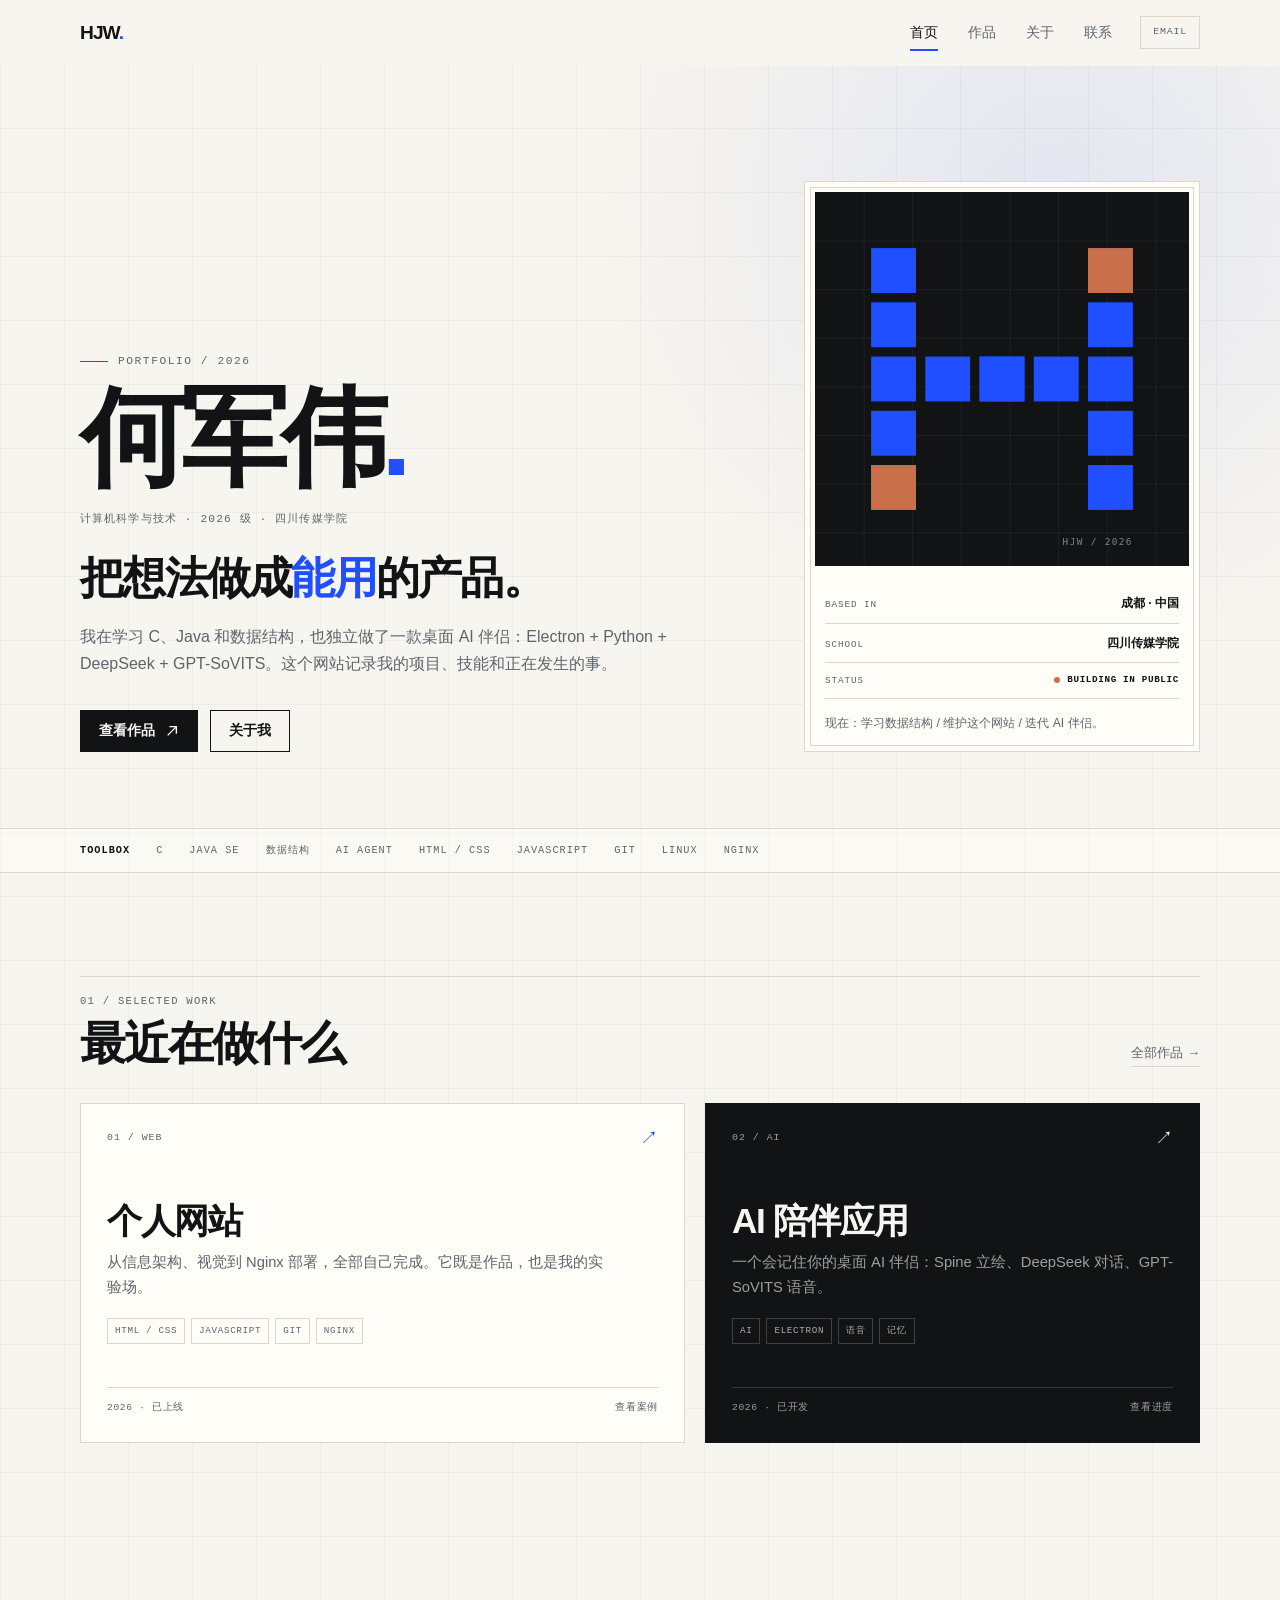
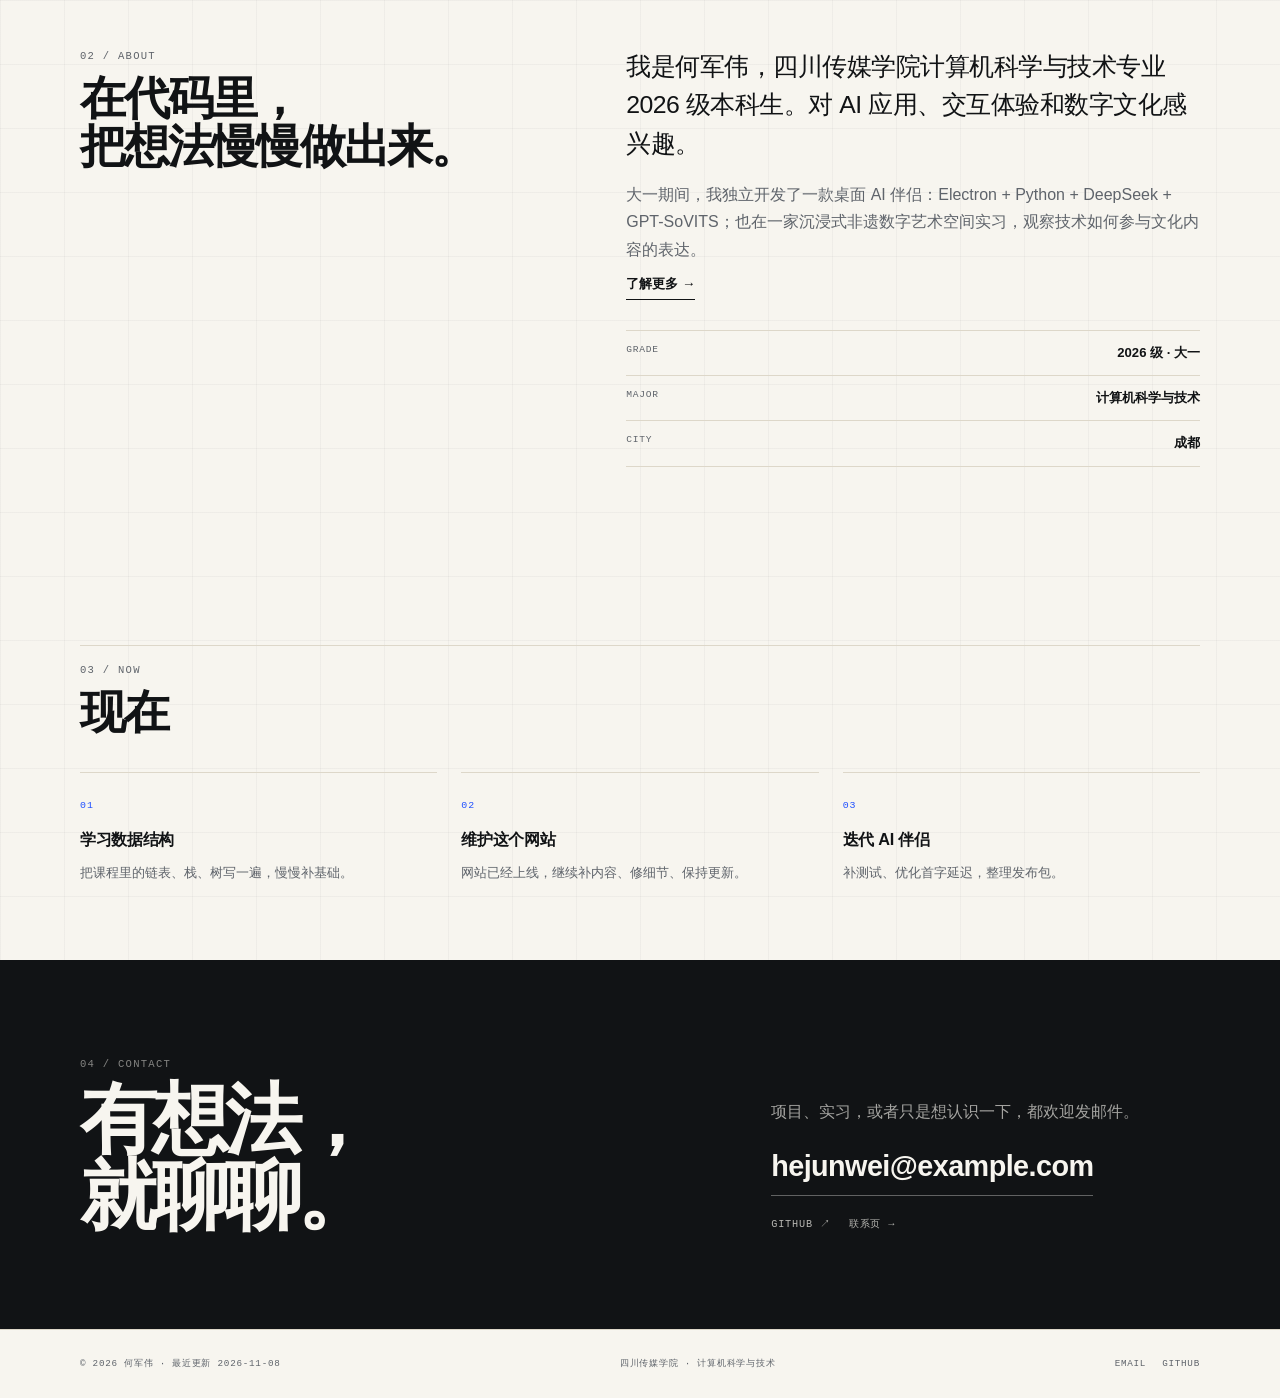
<file: index.html>
<!doctype html>
<html lang="zh-CN">
<head>
  <meta charset="utf-8">
  <meta name="viewport" content="width=device-width, initial-scale=1">
  <meta name="description" content="何军伟的个人网站：四川传媒学院计算机科学与技术 2026 级，记录 AI 应用、Web 实践与学习过程。">
  <meta name="theme-color" content="#F7F5EF">
  <meta property="og:title" content="何军伟 | 计算机科学与技术 · AI 应用">
  <meta property="og:description" content="把想法做成能用的产品。记录项目、技能与正在发生的事。">
  <meta property="og:type" content="website">
  <title>何军伟 | 计算机科学与技术 · AI 应用</title>
  <link rel="icon" href="assets/img/favicon.svg" type="image/svg+xml">
  <link rel="stylesheet" href="assets/css/style.css">
</head>
<body>
  <a class="skip-link" href="#main">跳到主要内容</a>

  <header class="site-header">
    <div class="header-inner">
      <a class="brand" href="index.html" aria-label="何军伟 · 首页">HJW<span>.</span></a>

      <button class="nav-toggle" type="button" aria-expanded="false" aria-controls="site-nav" aria-label="打开菜单">
        <span></span>
        <span></span>
      </button>

      <nav class="nav" id="site-nav" aria-label="主导航">
        <a href="index.html" aria-current="page">首页</a>
        <a href="works.html">作品</a>
        <a href="about.html">关于</a>
        <a href="contact.html">联系</a>
      </nav>

      <a class="header-mail" href="mailto:hejunwei@example.com">Email</a>
    </div>
  </header>

  <main id="main">
    <section class="hero">
      <div class="container hero-grid">
        <div class="hero-copy">
          <p class="eyebrow">Portfolio / 2026</p>
          <h1>何军伟<span class="accent">.</span></h1>
          <p class="hero-role">计算机科学与技术 · 2026 级 · 四川传媒学院</p>
          <p class="hero-statement">把想法做成<em>能用</em>的产品。</p>
          <p class="hero-lead">我在学习 C、Java 和数据结构，也独立做了一款桌面 AI 伴侣：Electron + Python + DeepSeek + GPT-SoVITS。这个网站记录我的项目、技能和正在发生的事。</p>

          <div class="hero-actions">
            <a class="btn" href="works.html">
              查看作品
              <svg class="icon" viewBox="0 0 16 16" fill="none" stroke="currentColor" stroke-width="1.6" aria-hidden="true">
                <path d="M3 13 13 3M5 3h8v8"/>
              </svg>
            </a>
            <a class="btn btn--ghost" href="about.html">关于我</a>
          </div>
        </div>

        <aside class="hero-card" aria-label="个人信息卡片">
          <div class="avatar">
            <img src="assets/img/avatar.svg" alt="何军伟的字母头像，像素风格的 H" width="400" height="400">
          </div>
          <div class="hero-card-body">
            <div class="hero-card-row">
              <span>Based in</span>
              <strong>成都 · 中国</strong>
            </div>
            <div class="hero-card-row">
              <span>School</span>
              <strong>四川传媒学院</strong>
            </div>
            <div class="hero-card-row">
              <span>Status</span>
              <strong class="status">Building in public</strong>
            </div>
            <p class="hero-card-note">现在：学习数据结构 / 维护这个网站 / 迭代 AI 伴侣。</p>
          </div>
        </aside>
      </div>
    </section>

    <div class="skill-strip">
      <div class="container skill-track" aria-label="技能关键词">
        <span class="label">Toolbox</span>
        <span>C</span>
        <span>Java SE</span>
        <span>数据结构</span>
        <span>AI Agent</span>
        <span>HTML / CSS</span>
        <span>JavaScript</span>
        <span>Git</span>
        <span>Linux</span>
        <span>Nginx</span>
      </div>
    </div>

    <section class="section" id="selected-work">
      <div class="container">
        <div class="section-head" data-reveal>
          <div>
            <p class="section-label">01 / Selected Work</p>
            <h2 class="section-title">最近在做什么</h2>
          </div>
          <a class="section-link" href="works.html">全部作品 →</a>
        </div>

        <div class="works-grid">
          <a class="work-card" href="works.html#site" data-reveal>
            <div class="work-top">
              <span class="work-num">01 / Web</span>
              <span class="work-arrow" aria-hidden="true">↗</span>
            </div>
            <div>
              <h3 class="work-title">个人网站</h3>
              <p class="work-desc">从信息架构、视觉到 Nginx 部署，全部自己完成。它既是作品，也是我的实验场。</p>
              <div class="work-tags">
                <span class="tag">HTML / CSS</span>
                <span class="tag">JavaScript</span>
                <span class="tag">Git</span>
                <span class="tag">Nginx</span>
              </div>
            </div>
            <div class="work-foot">
              <span>2026 · 已上线</span>
              <span>查看案例</span>
            </div>
          </a>

          <a class="work-card work-card--dark" href="works.html#ai" data-reveal>
            <div class="work-top">
              <span class="work-num">02 / AI</span>
              <span class="work-arrow" aria-hidden="true">↗</span>
            </div>
            <div>
              <h3 class="work-title">AI 陪伴应用</h3>
              <p class="work-desc">一个会记住你的桌面 AI 伴侣：Spine 立绘、DeepSeek 对话、GPT-SoVITS 语音。</p>
              <div class="work-tags">
                <span class="tag">AI</span>
                <span class="tag">Electron</span>
                <span class="tag">语音</span>
                <span class="tag">记忆</span>
              </div>
            </div>
            <div class="work-foot">
              <span>2026 · 已开发</span>
              <span>查看进度</span>
            </div>
          </a>
        </div>
      </div>
    </section>

    <section class="section" id="about-teaser">
      <div class="container about-teaser">
        <div data-reveal>
          <p class="section-label">02 / About</p>
          <h2 class="section-title">在代码里，<br>把想法慢慢做出来。</h2>
        </div>

        <div data-reveal>
          <p class="lead">我是何军伟，四川传媒学院计算机科学与技术专业 2026 级本科生。对 AI 应用、交互体验和数字文化感兴趣。</p>
          <p>大一期间，我独立开发了一款桌面 AI 伴侣：Electron + Python + DeepSeek + GPT-SoVITS；也在一家沉浸式非遗数字艺术空间实习，观察技术如何参与文化内容的表达。</p>
          <a class="text-link" href="about.html">了解更多 →</a>

          <div class="facts">
            <div class="fact">
              <span>Grade</span>
              <strong>2026 级 · 大一</strong>
            </div>
            <div class="fact">
              <span>Major</span>
              <strong>计算机科学与技术</strong>
            </div>
            <div class="fact">
              <span>City</span>
              <strong>成都</strong>
            </div>
          </div>
        </div>
      </div>
    </section>

    <section class="section section--tight" id="now">
      <div class="container">
        <div class="section-head" data-reveal>
          <div>
            <p class="section-label">03 / Now</p>
            <h2 class="section-title">现在</h2>
          </div>
        </div>

        <div class="now-list">
          <div class="now-item" data-reveal>
            <span class="num">01</span>
            <h3>学习数据结构</h3>
            <p>把课程里的链表、栈、树写一遍，慢慢补基础。</p>
          </div>
          <div class="now-item" data-reveal>
            <span class="num">02</span>
            <h3>维护这个网站</h3>
            <p>网站已经上线，继续补内容、修细节、保持更新。</p>
          </div>
          <div class="now-item" data-reveal>
            <span class="num">03</span>
            <h3>迭代 AI 伴侣</h3>
            <p>补测试、优化首字延迟，整理发布包。</p>
          </div>
        </div>
      </div>
    </section>

    <section class="contact-cta" id="contact">
      <div class="container contact-cta-grid">
        <div data-reveal>
          <p class="section-label">04 / Contact</p>
          <h2>有想法，<br>就聊聊。</h2>
        </div>
        <div data-reveal>
          <p>项目、实习，或者只是想认识一下，都欢迎发邮件。</p>
          <a class="email-link" href="mailto:hejunwei@example.com">hejunwei@example.com</a>
          <div class="contact-links">
            <a href="https://github.com/wdsj-hsdj" target="_blank" rel="noopener">GitHub ↗</a>
            <a href="contact.html">联系页 →</a>
          </div>
        </div>
      </div>
    </section>
  </main>

  <footer class="site-footer">
    <div class="container footer-inner">
      <span>© <span data-year>2026</span> 何军伟 · 最近更新 2026-11-08</span>
      <span>四川传媒学院 · 计算机科学与技术</span>
      <div class="footer-links">
        <a href="mailto:hejunwei@example.com">Email</a>
        <a href="https://github.com/wdsj-hsdj" target="_blank" rel="noopener">GitHub</a>
      </div>
    </div>
  </footer>

  <script src="assets/js/main.js" defer></script>
</body>
</html>
</file>
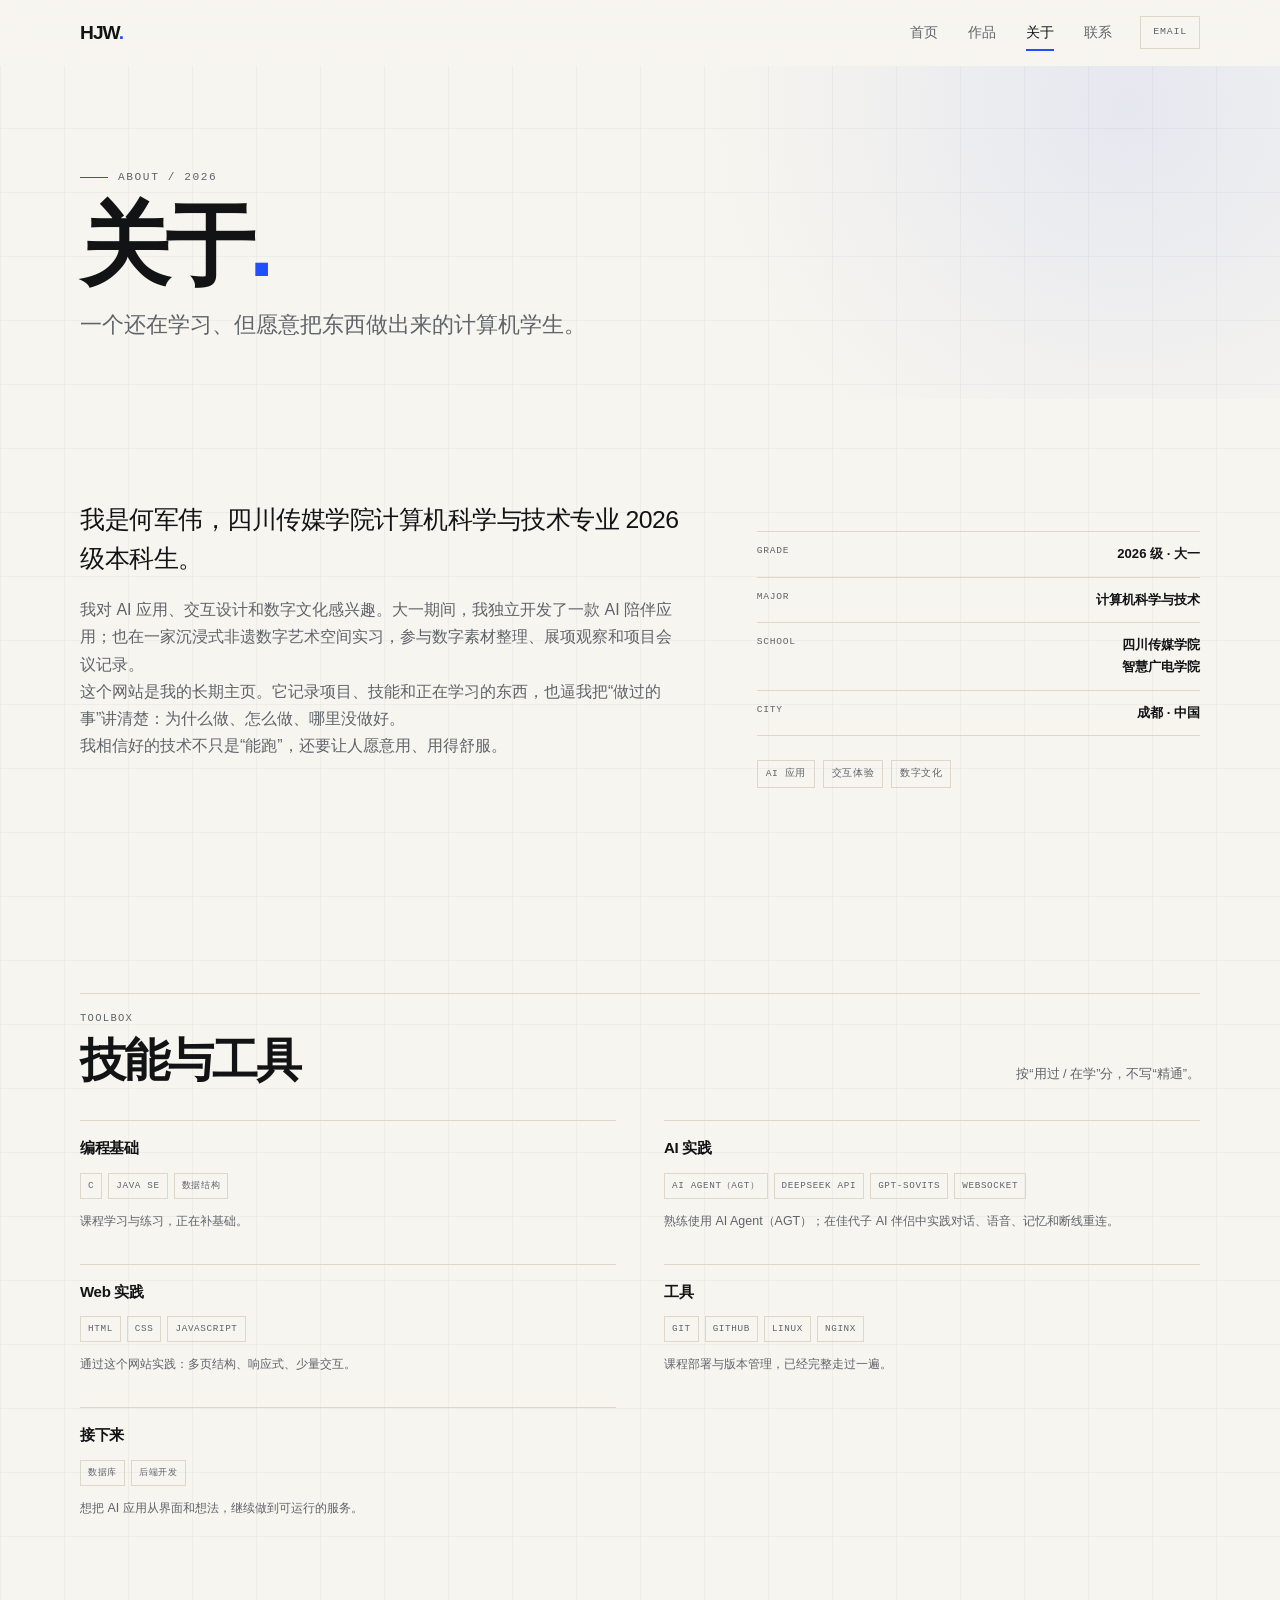
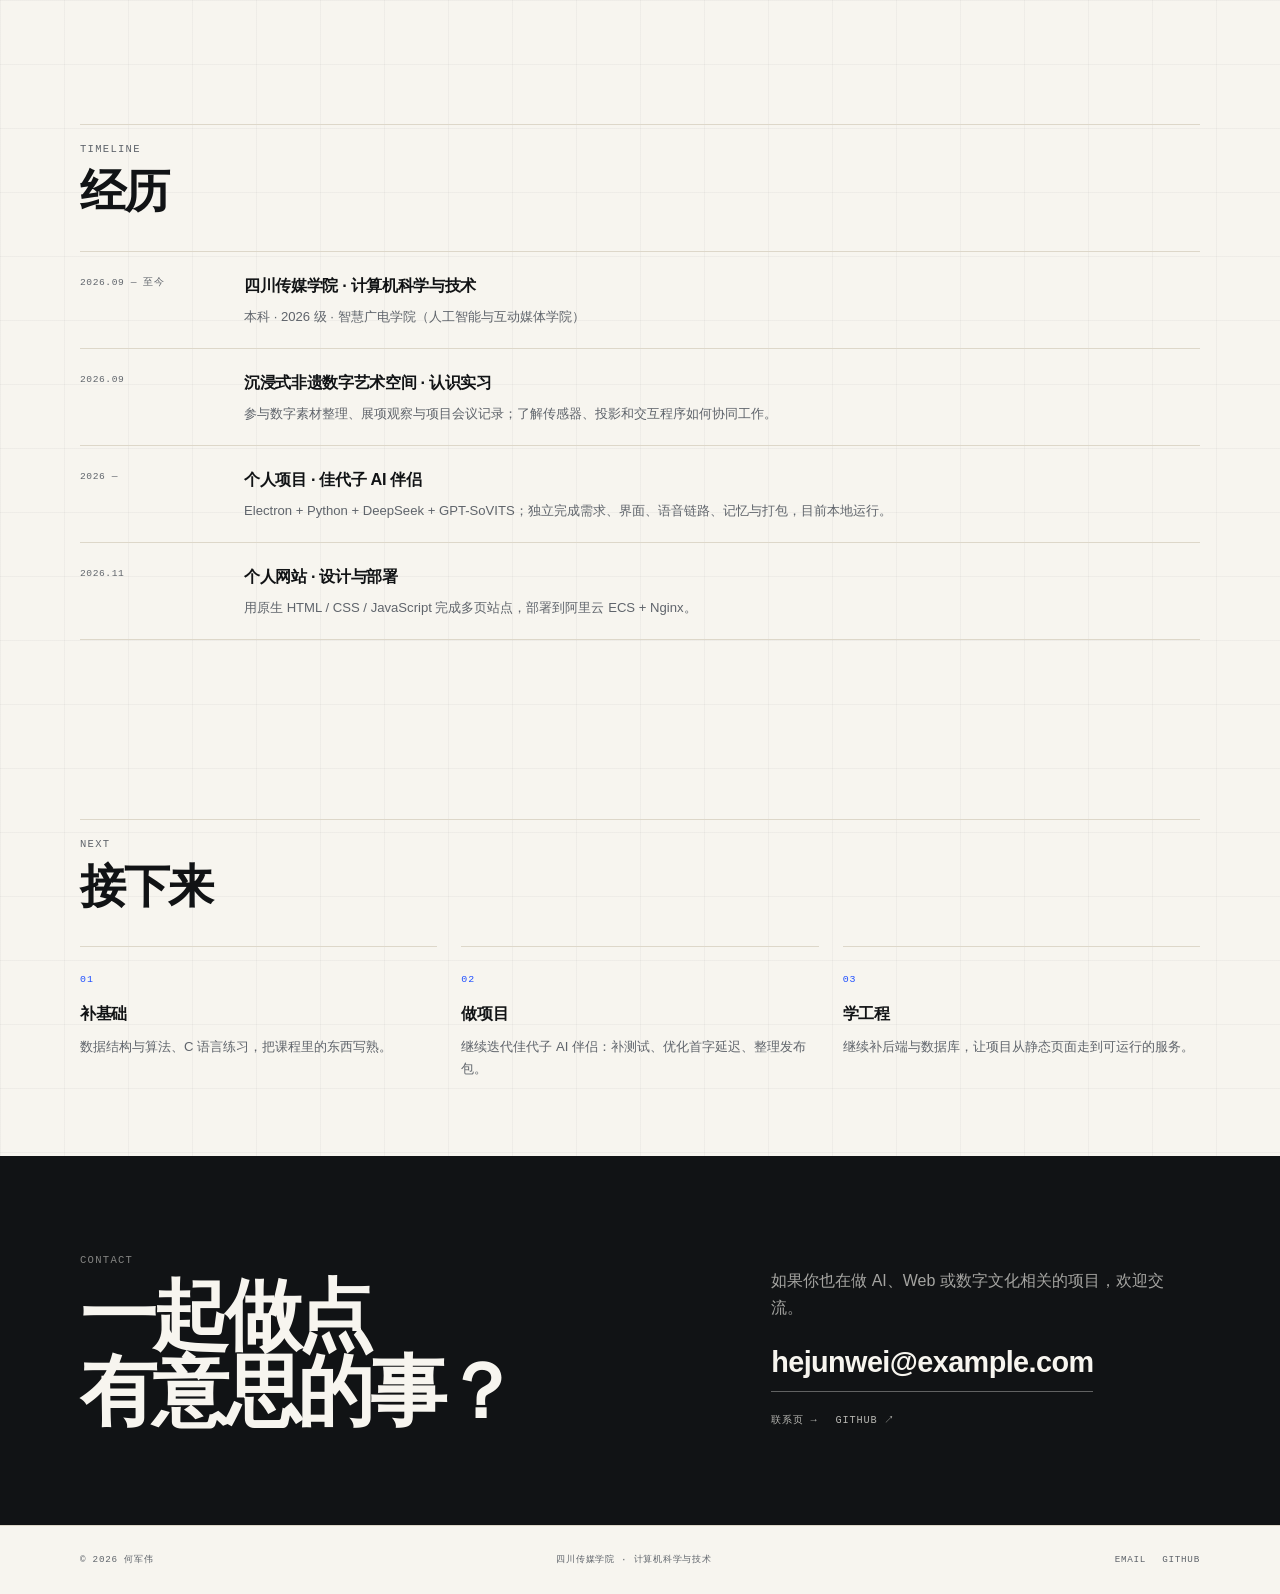
<file: about.html>
<!doctype html>
<html lang="zh-CN">
<head>
  <meta charset="utf-8">
  <meta name="viewport" content="width=device-width, initial-scale=1">
  <meta name="description" content="关于何军伟：四川传媒学院计算机科学与技术 2026 级，关注 AI 应用、交互体验与数字文化。">
  <meta name="theme-color" content="#F7F5EF">
  <meta property="og:title" content="关于 | 何军伟">
  <meta property="og:description" content="一个还在学习、但愿意把东西做出来的计算机学生。">
  <meta property="og:type" content="website">
  <title>关于 | 何军伟</title>
  <link rel="icon" href="assets/img/favicon.svg" type="image/svg+xml">
  <link rel="stylesheet" href="assets/css/style.css">
</head>
<body>
  <a class="skip-link" href="#main">跳到主要内容</a>

  <header class="site-header">
    <div class="header-inner">
      <a class="brand" href="index.html" aria-label="何军伟 · 首页">HJW<span>.</span></a>

      <button class="nav-toggle" type="button" aria-expanded="false" aria-controls="site-nav" aria-label="打开菜单">
        <span></span>
        <span></span>
      </button>

      <nav class="nav" id="site-nav" aria-label="主导航">
        <a href="index.html">首页</a>
        <a href="works.html">作品</a>
        <a href="about.html" aria-current="page">关于</a>
        <a href="contact.html">联系</a>
      </nav>

      <a class="header-mail" href="mailto:hejunwei@example.com">Email</a>
    </div>
  </header>

  <main id="main">
    <section class="page-hero">
      <div class="container">
        <p class="eyebrow">About / 2026</p>
        <h1>关于<span class="accent">.</span></h1>
        <p class="page-lead">一个还在学习、但愿意把东西做出来的计算机学生。</p>
      </div>
    </section>

    <section class="section">
      <div class="container about-grid">
        <div class="about-main" data-reveal>
          <p class="lead">我是何军伟，四川传媒学院计算机科学与技术专业 2026 级本科生。</p>
          <p>我对 AI 应用、交互设计和数字文化感兴趣。大一期间，我独立开发了一款 AI 陪伴应用；也在一家沉浸式非遗数字艺术空间实习，参与数字素材整理、展项观察和项目会议记录。</p>
          <p>这个网站是我的长期主页。它记录项目、技能和正在学习的东西，也逼我把“做过的事”讲清楚：为什么做、怎么做、哪里没做好。</p>
          <p>我相信好的技术不只是“能跑”，还要让人愿意用、用得舒服。</p>
        </div>

        <aside class="about-side" data-reveal>
          <div class="facts">
            <div class="fact">
              <span>Grade</span>
              <strong>2026 级 · 大一</strong>
            </div>
            <div class="fact">
              <span>Major</span>
              <strong>计算机科学与技术</strong>
            </div>
            <div class="fact">
              <span>School</span>
              <strong>四川传媒学院<br>智慧广电学院</strong>
            </div>
            <div class="fact">
              <span>City</span>
              <strong>成都 · 中国</strong>
            </div>
          </div>

          <div class="keywords" aria-label="关键词">
            <span class="keyword">AI 应用</span>
            <span class="keyword">交互体验</span>
            <span class="keyword">数字文化</span>
          </div>
        </aside>
      </div>
    </section>

    <section class="section" id="skills">
      <div class="container">
        <div class="section-head" data-reveal>
          <div>
            <p class="section-label">Toolbox</p>
            <h2 class="section-title">技能与工具</h2>
          </div>
          <p class="section-note">按“用过 / 在学”分，不写“精通”。</p>
        </div>

        <div class="skill-groups">
          <div class="skill-group" data-reveal>
            <h3>编程基础</h3>
            <div class="skill-tags">
              <span class="tag">C</span>
              <span class="tag">Java SE</span>
              <span class="tag">数据结构</span>
            </div>
            <p>课程学习与练习，正在补基础。</p>
          </div>

          <div class="skill-group" data-reveal>
            <h3>AI 实践</h3>
            <div class="skill-tags">
              <span class="tag">AI Agent（AGT）</span>
              <span class="tag">DeepSeek API</span>
              <span class="tag">GPT-SoVITS</span>
              <span class="tag">WebSocket</span>
            </div>
            <p>熟练使用 AI Agent（AGT）；在佳代子 AI 伴侣中实践对话、语音、记忆和断线重连。</p>
          </div>

          <div class="skill-group" data-reveal>
            <h3>Web 实践</h3>
            <div class="skill-tags">
              <span class="tag">HTML</span>
              <span class="tag">CSS</span>
              <span class="tag">JavaScript</span>
            </div>
            <p>通过这个网站实践：多页结构、响应式、少量交互。</p>
          </div>

          <div class="skill-group" data-reveal>
            <h3>工具</h3>
            <div class="skill-tags">
              <span class="tag">Git</span>
              <span class="tag">GitHub</span>
              <span class="tag">Linux</span>
              <span class="tag">Nginx</span>
            </div>
            <p>课程部署与版本管理，已经完整走过一遍。</p>
          </div>

          <div class="skill-group" data-reveal>
            <h3>接下来</h3>
            <div class="skill-tags">
              <span class="tag">数据库</span>
              <span class="tag">后端开发</span>
            </div>
            <p>想把 AI 应用从界面和想法，继续做到可运行的服务。</p>
          </div>
        </div>
      </div>
    </section>

    <section class="section" id="timeline">
      <div class="container">
        <div class="section-head" data-reveal>
          <div>
            <p class="section-label">Timeline</p>
            <h2 class="section-title">经历</h2>
          </div>
        </div>

        <div class="timeline">
          <div class="timeline-item" data-reveal>
            <span class="time">2026.09 — 至今</span>
            <div>
              <h3>四川传媒学院 · 计算机科学与技术</h3>
              <p>本科 · 2026 级 · 智慧广电学院（人工智能与互动媒体学院）</p>
            </div>
          </div>

          <div class="timeline-item" data-reveal>
            <span class="time">2026.09</span>
            <div>
              <h3>沉浸式非遗数字艺术空间 · 认识实习</h3>
              <p>参与数字素材整理、展项观察与项目会议记录；了解传感器、投影和交互程序如何协同工作。</p>
            </div>
          </div>

          <div class="timeline-item" data-reveal>
            <span class="time">2026 —</span>
            <div>
              <h3>个人项目 · 佳代子 AI 伴侣</h3>
              <p>Electron + Python + DeepSeek + GPT-SoVITS；独立完成需求、界面、语音链路、记忆与打包，目前本地运行。</p>
            </div>
          </div>

          <div class="timeline-item" data-reveal>
            <span class="time">2026.11</span>
            <div>
              <h3>个人网站 · 设计与部署</h3>
              <p>用原生 HTML / CSS / JavaScript 完成多页站点，部署到阿里云 ECS + Nginx。</p>
            </div>
          </div>
        </div>
      </div>
    </section>

    <section class="section section--tight" id="next">
      <div class="container">
        <div class="section-head" data-reveal>
          <div>
            <p class="section-label">Next</p>
            <h2 class="section-title">接下来</h2>
          </div>
        </div>

        <div class="now-list">
          <div class="now-item" data-reveal>
            <span class="num">01</span>
            <h3>补基础</h3>
            <p>数据结构与算法、C 语言练习，把课程里的东西写熟。</p>
          </div>
          <div class="now-item" data-reveal>
            <span class="num">02</span>
            <h3>做项目</h3>
            <p>继续迭代佳代子 AI 伴侣：补测试、优化首字延迟、整理发布包。</p>
          </div>
          <div class="now-item" data-reveal>
            <span class="num">03</span>
            <h3>学工程</h3>
            <p>继续补后端与数据库，让项目从静态页面走到可运行的服务。</p>
          </div>
        </div>
      </div>
    </section>

    <section class="contact-cta">
      <div class="container contact-cta-grid">
        <div data-reveal>
          <p class="section-label">Contact</p>
          <h2>一起做点<br>有意思的事？</h2>
        </div>
        <div data-reveal>
          <p>如果你也在做 AI、Web 或数字文化相关的项目，欢迎交流。</p>
          <a class="email-link" href="mailto:hejunwei@example.com">hejunwei@example.com</a>
          <div class="contact-links">
            <a href="contact.html">联系页 →</a>
            <a href="https://github.com/wdsj-hsdj" target="_blank" rel="noopener">GitHub ↗</a>
          </div>
        </div>
      </div>
    </section>
  </main>

  <footer class="site-footer">
    <div class="container footer-inner">
      <span>© <span data-year>2026</span> 何军伟</span>
      <span>四川传媒学院 · 计算机科学与技术</span>
      <div class="footer-links">
        <a href="mailto:hejunwei@example.com">Email</a>
        <a href="https://github.com/wdsj-hsdj" target="_blank" rel="noopener">GitHub</a>
      </div>
    </div>
  </footer>

  <script src="assets/js/main.js" defer></script>
</body>
</html>
</file>
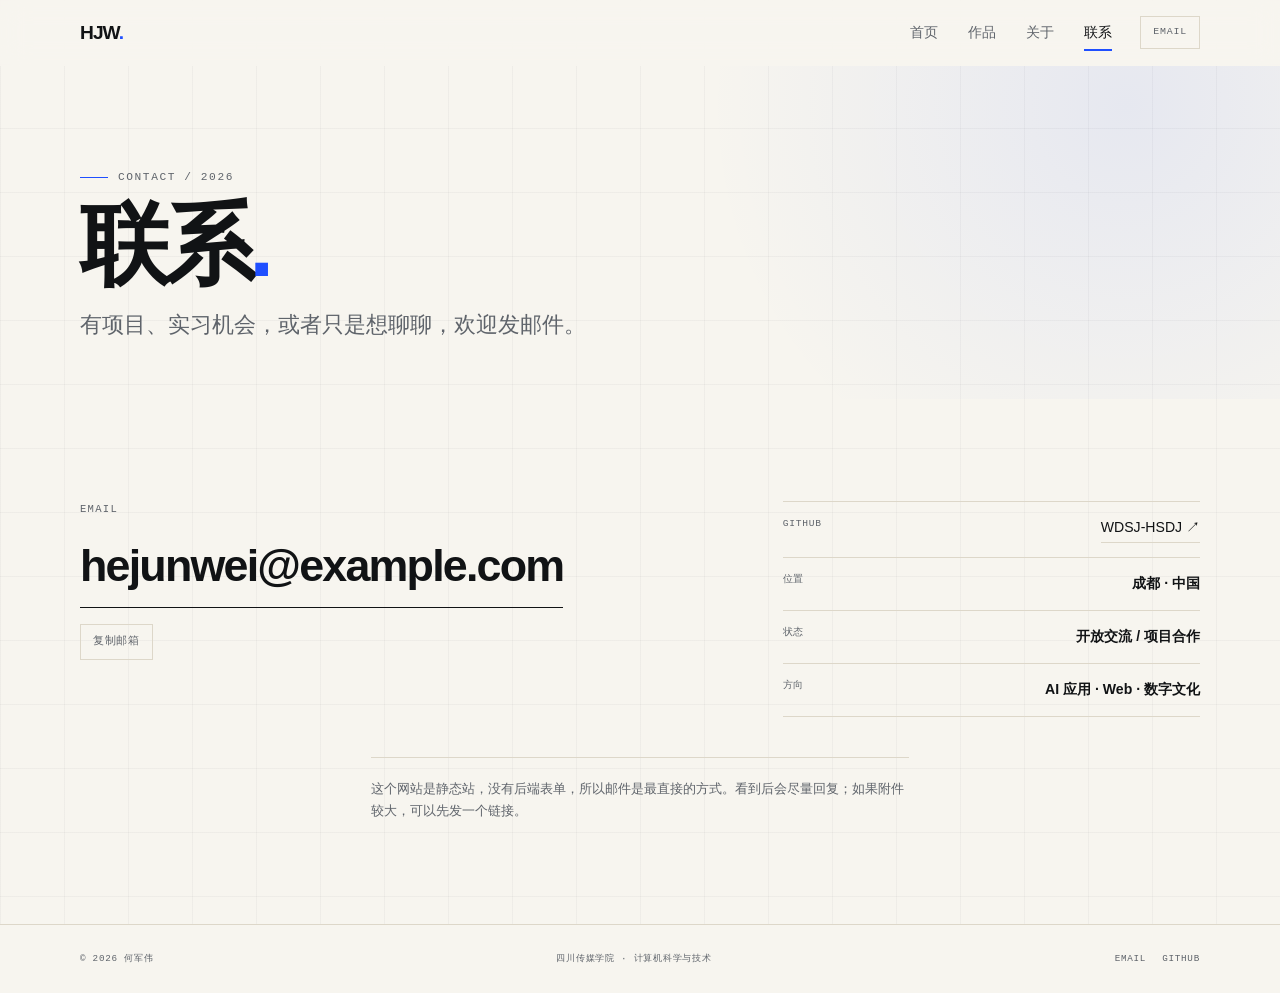
<file: contact.html>
<!doctype html>
<html lang="zh-CN">
<head>
  <meta charset="utf-8">
  <meta name="viewport" content="width=device-width, initial-scale=1">
  <meta name="description" content="联系何军伟：项目、实习或交流，欢迎发送邮件。">
  <meta name="theme-color" content="#F7F5EF">
  <meta property="og:title" content="联系 | 何军伟">
  <meta property="og:description" content="项目、实习，或者只是想认识一下，都欢迎发邮件。">
  <meta property="og:type" content="website">
  <title>联系 | 何军伟</title>
  <link rel="icon" href="assets/img/favicon.svg" type="image/svg+xml">
  <link rel="stylesheet" href="assets/css/style.css">
</head>
<body>
  <a class="skip-link" href="#main">跳到主要内容</a>

  <header class="site-header">
    <div class="header-inner">
      <a class="brand" href="index.html" aria-label="何军伟 · 首页">HJW<span>.</span></a>

      <button class="nav-toggle" type="button" aria-expanded="false" aria-controls="site-nav" aria-label="打开菜单">
        <span></span>
        <span></span>
      </button>

      <nav class="nav" id="site-nav" aria-label="主导航">
        <a href="index.html">首页</a>
        <a href="works.html">作品</a>
        <a href="about.html">关于</a>
        <a href="contact.html" aria-current="page">联系</a>
      </nav>

      <a class="header-mail" href="mailto:hejunwei@example.com">Email</a>
    </div>
  </header>

  <main id="main">
    <section class="page-hero">
      <div class="container">
        <p class="eyebrow">Contact / 2026</p>
        <h1>联系<span class="accent">.</span></h1>
        <p class="page-lead">有项目、实习机会，或者只是想聊聊，欢迎发邮件。</p>
      </div>
    </section>

    <section class="section">
      <div class="container contact-grid">
        <div class="contact-primary" data-reveal>
          <p class="section-label">Email</p>
          <a class="email-link" href="mailto:hejunwei@example.com">hejunwei@example.com</a>
          <div>
            <button class="copy-btn" type="button" data-copy="hejunwei@example.com">复制邮箱</button>
          </div>
        </div>

        <div class="contact-secondary" data-reveal>
          <div class="contact-item">
            <span>GitHub</span>
            <a href="https://github.com/wdsj-hsdj" target="_blank" rel="noopener">WDSJ-HSDJ ↗</a>
          </div>
          <div class="contact-item">
            <span>位置</span>
            <strong>成都 · 中国</strong>
          </div>
          <div class="contact-item">
            <span>状态</span>
            <strong>开放交流 / 项目合作</strong>
          </div>
          <div class="contact-item">
            <span>方向</span>
            <strong>AI 应用 · Web · 数字文化</strong>
          </div>
        </div>
      </div>

      <div class="container contact-note" data-reveal>
        <p>这个网站是静态站，没有后端表单，所以邮件是最直接的方式。看到后会尽量回复；如果附件较大，可以先发一个链接。</p>
      </div>
    </section>
  </main>

  <footer class="site-footer">
    <div class="container footer-inner">
      <span>© <span data-year>2026</span> 何军伟</span>
      <span>四川传媒学院 · 计算机科学与技术</span>
      <div class="footer-links">
        <a href="mailto:hejunwei@example.com">Email</a>
        <a href="https://github.com/wdsj-hsdj" target="_blank" rel="noopener">GitHub</a>
      </div>
    </div>
  </footer>

  <script src="assets/js/main.js" defer></script>
</body>
</html>
</file>
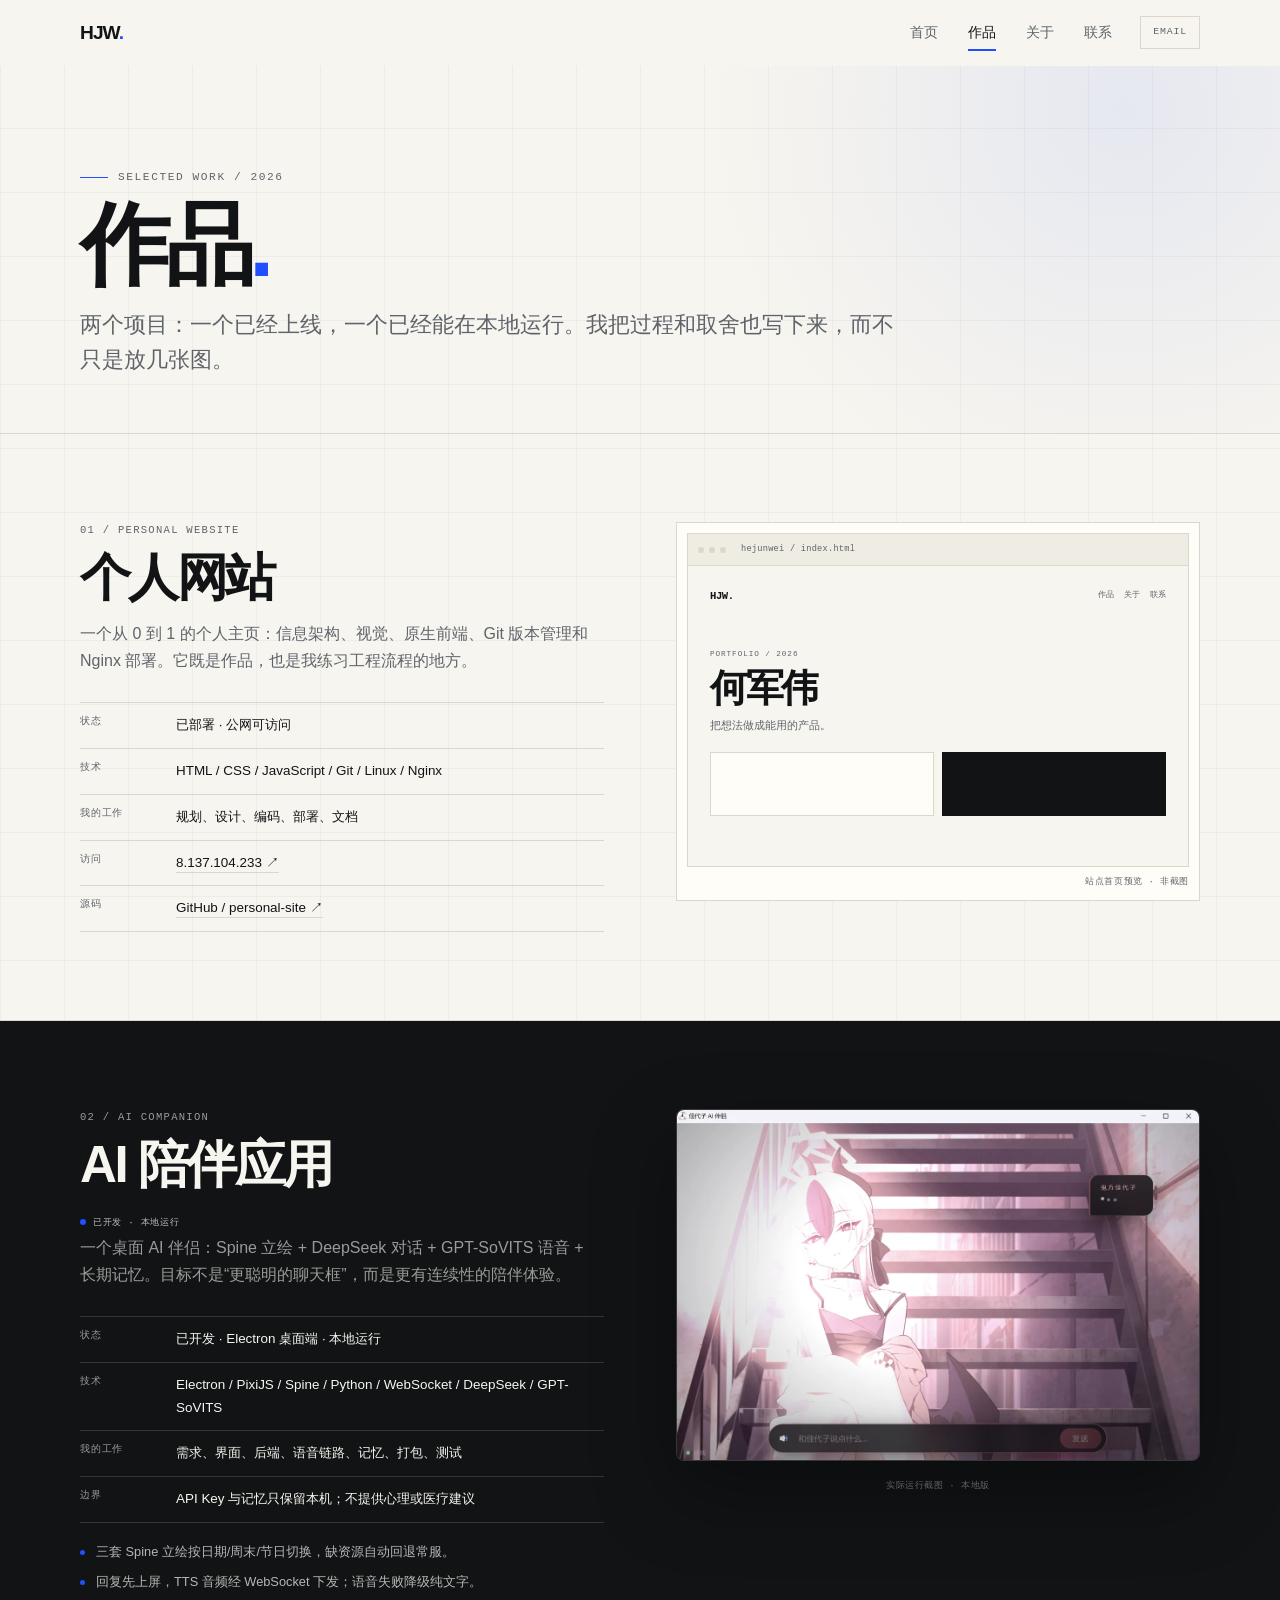
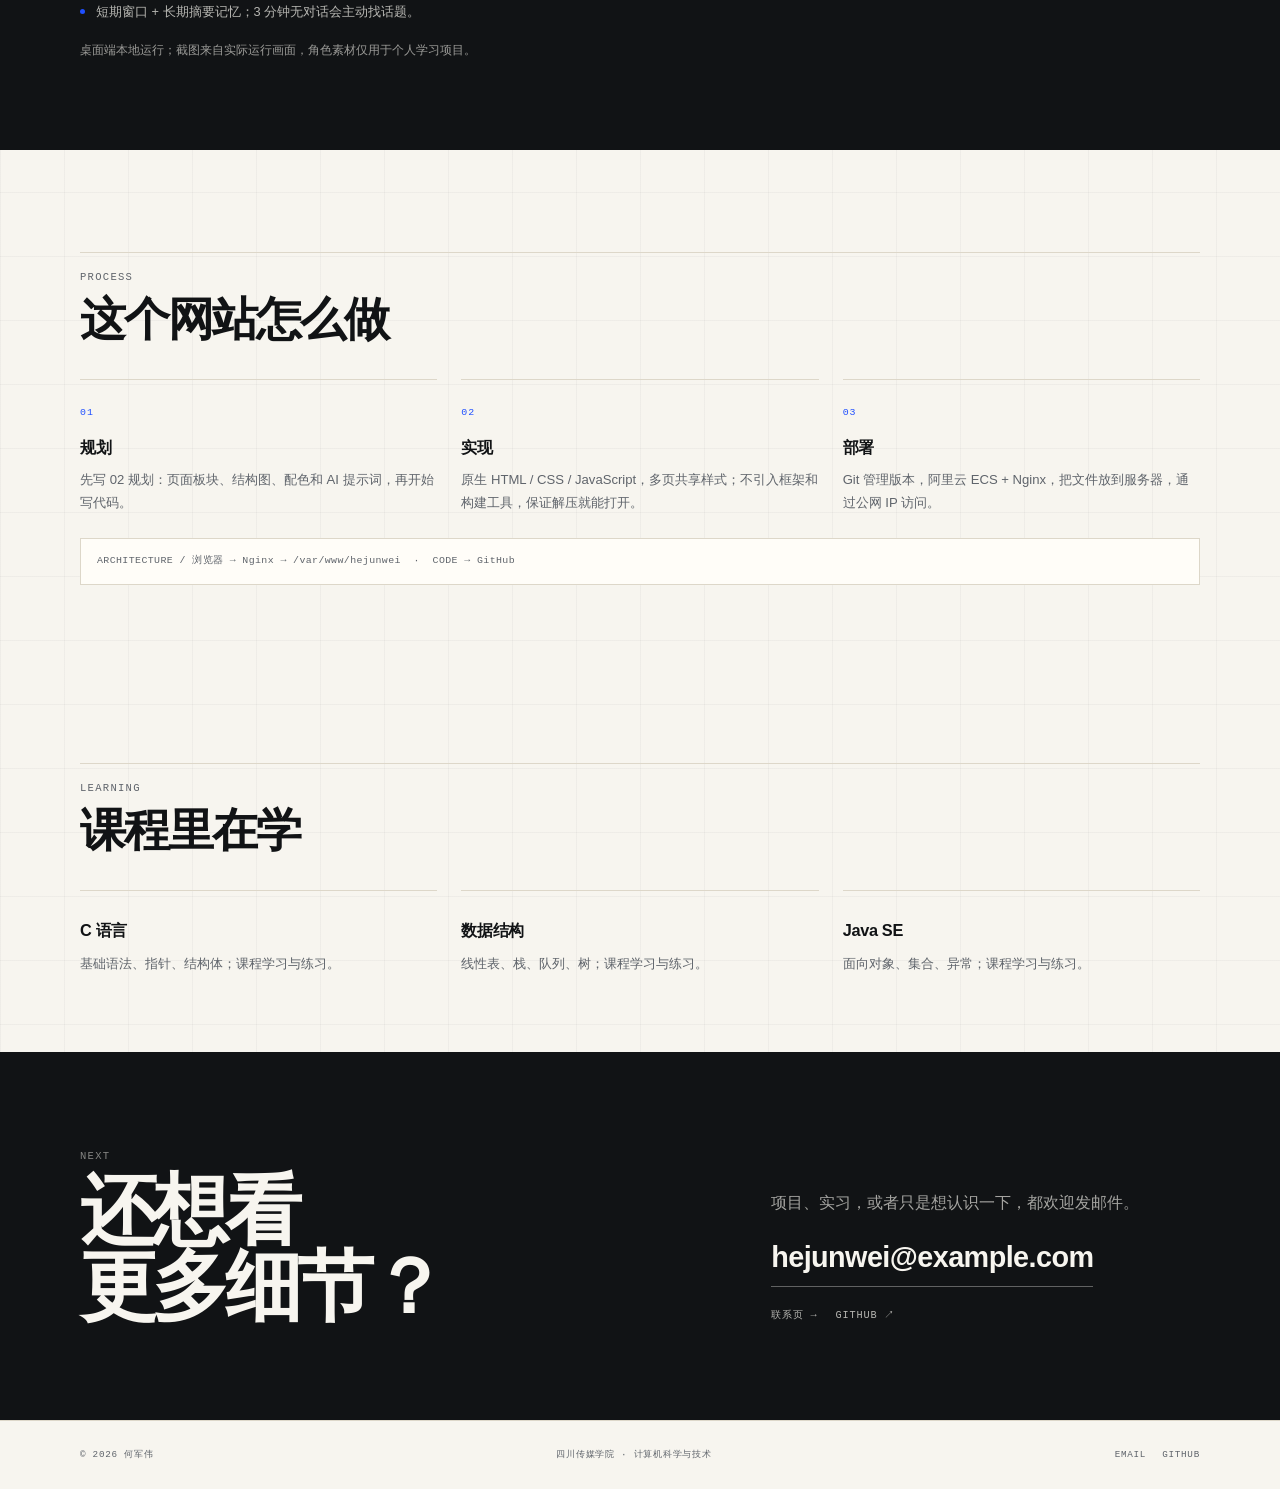
<file: works.html>
<!doctype html>
<html lang="zh-CN">
<head>
  <meta charset="utf-8">
  <meta name="viewport" content="width=device-width, initial-scale=1">
  <meta name="description" content="何军伟的作品：个人网站与正在开发的 AI 陪伴应用。包含项目背景、技术选择与制作过程。">
  <meta name="theme-color" content="#F7F5EF">
  <meta property="og:title" content="作品 | 何军伟">
  <meta property="og:description" content="两个项目：一个已经部署，一个还在路上。">
  <meta property="og:type" content="website">
  <title>作品 | 何军伟</title>
  <link rel="icon" href="assets/img/favicon.svg" type="image/svg+xml">
  <link rel="stylesheet" href="assets/css/style.css">
</head>
<body>
  <a class="skip-link" href="#main">跳到主要内容</a>

  <header class="site-header">
    <div class="header-inner">
      <a class="brand" href="index.html" aria-label="何军伟 · 首页">HJW<span>.</span></a>

      <button class="nav-toggle" type="button" aria-expanded="false" aria-controls="site-nav" aria-label="打开菜单">
        <span></span>
        <span></span>
      </button>

      <nav class="nav" id="site-nav" aria-label="主导航">
        <a href="index.html">首页</a>
        <a href="works.html" aria-current="page">作品</a>
        <a href="about.html">关于</a>
        <a href="contact.html">联系</a>
      </nav>

      <a class="header-mail" href="mailto:hejunwei@example.com">Email</a>
    </div>
  </header>

  <main id="main">
    <section class="page-hero">
      <div class="container">
        <p class="eyebrow">Selected Work / 2026</p>
        <h1>作品<span class="accent">.</span></h1>
        <p class="page-lead">两个项目：一个已经上线，一个已经能在本地运行。我把过程和取舍也写下来，而不只是放几张图。</p>
      </div>
    </section>

    <section class="project" id="site">
      <div class="container project-grid">
        <div data-reveal>
          <p class="section-label">01 / Personal Website</p>
          <h2>个人网站</h2>
          <p class="project-summary">一个从 0 到 1 的个人主页：信息架构、视觉、原生前端、Git 版本管理和 Nginx 部署。它既是作品，也是我练习工程流程的地方。</p>

          <dl class="project-meta">
            <div>
              <dt>状态</dt>
              <dd>已部署 · 公网可访问</dd>
            </div>
            <div>
              <dt>技术</dt>
              <dd>HTML / CSS / JavaScript / Git / Linux / Nginx</dd>
            </div>
            <div>
              <dt>我的工作</dt>
              <dd>规划、设计、编码、部署、文档</dd>
            </div>
            <div>
              <dt>访问</dt>
              <dd><a href="http://8.137.104.233" target="_blank" rel="noopener">8.137.104.233 ↗</a></dd>
            </div>
            <div>
              <dt>源码</dt>
              <dd><a href="https://github.com/wdsj-hsdj/personal-site" target="_blank" rel="noopener">GitHub / personal-site ↗</a></dd>
            </div>
          </dl>
        </div>

        <div class="project-preview" data-reveal>
          <div class="browser" aria-hidden="true">
            <div class="browser-bar">
              <span class="browser-dot"></span>
              <span class="browser-dot"></span>
              <span class="browser-dot"></span>
              <span class="browser-url">hejunwei / index.html</span>
            </div>
            <div class="mini-site">
              <div class="mini-nav">
                <strong>HJW.</strong>
                <span>作品&nbsp;&nbsp;关于&nbsp;&nbsp;联系</span>
              </div>
              <p class="mini-kicker">PORTFOLIO / 2026</p>
              <p class="mini-title">何军伟</p>
              <p class="mini-line">把想法做成能用的产品。</p>
              <div class="mini-cards">
                <div class="mini-card"></div>
                <div class="mini-card"></div>
              </div>
            </div>
          </div>
          <p class="preview-note">站点首页预览 · 非截图</p>
        </div>
      </div>
    </section>

    <section class="project project--dark" id="ai">
      <div class="container project-grid">
        <div data-reveal>
          <p class="section-label">02 / AI Companion</p>
          <h2>AI 陪伴应用</h2>
          <p class="status status--blue">已开发 · 本地运行</p>
          <p class="project-summary">一个桌面 AI 伴侣：Spine 立绘 + DeepSeek 对话 + GPT-SoVITS 语音 + 长期记忆。目标不是“更聪明的聊天框”，而是更有连续性的陪伴体验。</p>

          <dl class="project-meta">
            <div>
              <dt>状态</dt>
              <dd>已开发 · Electron 桌面端 · 本地运行</dd>
            </div>
            <div>
              <dt>技术</dt>
              <dd>Electron / PixiJS / Spine / Python / WebSocket / DeepSeek / GPT-SoVITS</dd>
            </div>
            <div>
              <dt>我的工作</dt>
              <dd>需求、界面、后端、语音链路、记忆、打包、测试</dd>
            </div>
            <div>
              <dt>边界</dt>
              <dd>API Key 与记忆只保留本机；不提供心理或医疗建议</dd>
            </div>
          </dl>

          <ul class="feature-list">
            <li>三套 Spine 立绘按日期/周末/节日切换，缺资源自动回退常服。</li>
            <li>回复先上屏，TTS 音频经 WebSocket 下发；语音失败降级纯文字。</li>
            <li>短期窗口 + 长期摘要记忆；3 分钟无对话会主动找话题。</li>
          </ul>

          <p class="project-note">桌面端本地运行；截图来自实际运行画面，角色素材仅用于个人学习项目。</p>
        </div>

        <div class="ai-preview" data-reveal>
          <div class="pet-shot">
            <img src="assets/img/ai-pet.webp" alt="佳代子 AI 伴侣运行界面：角色立绘、聊天气泡与输入框" width="1200" height="805" loading="lazy">
          </div>
          <p class="preview-note">实际运行截图 · 本地版</p>
        </div>
      </div>
    </section>

    <section class="section" id="process">
      <div class="container">
        <div class="section-head" data-reveal>
          <div>
            <p class="section-label">Process</p>
            <h2 class="section-title">这个网站怎么做</h2>
          </div>
        </div>

        <div class="process">
          <div class="process-step" data-reveal>
            <span class="num">01</span>
            <h3>规划</h3>
            <p>先写 02 规划：页面板块、结构图、配色和 AI 提示词，再开始写代码。</p>
          </div>
          <div class="process-step" data-reveal>
            <span class="num">02</span>
            <h3>实现</h3>
            <p>原生 HTML / CSS / JavaScript，多页共享样式；不引入框架和构建工具，保证解压就能打开。</p>
          </div>
          <div class="process-step" data-reveal>
            <span class="num">03</span>
            <h3>部署</h3>
            <p>Git 管理版本，阿里云 ECS + Nginx，把文件放到服务器，通过公网 IP 访问。</p>
          </div>
        </div>

        <div class="process-note" data-reveal>
          ARCHITECTURE / 浏览器 → Nginx → /var/www/hejunwei&nbsp;&nbsp;·&nbsp;&nbsp;CODE → GitHub
        </div>
      </div>
    </section>

    <section class="section section--tight" id="learning">
      <div class="container">
        <div class="section-head" data-reveal>
          <div>
            <p class="section-label">Learning</p>
            <h2 class="section-title">课程里在学</h2>
          </div>
        </div>

        <div class="learning-list">
          <div class="learning-item" data-reveal>
            <h3>C 语言</h3>
            <p>基础语法、指针、结构体；课程学习与练习。</p>
          </div>
          <div class="learning-item" data-reveal>
            <h3>数据结构</h3>
            <p>线性表、栈、队列、树；课程学习与练习。</p>
          </div>
          <div class="learning-item" data-reveal>
            <h3>Java SE</h3>
            <p>面向对象、集合、异常；课程学习与练习。</p>
          </div>
        </div>
      </div>
    </section>

    <section class="contact-cta">
      <div class="container contact-cta-grid">
        <div data-reveal>
          <p class="section-label">Next</p>
          <h2>还想看<br>更多细节？</h2>
        </div>
        <div data-reveal>
          <p>项目、实习，或者只是想认识一下，都欢迎发邮件。</p>
          <a class="email-link" href="mailto:hejunwei@example.com">hejunwei@example.com</a>
          <div class="contact-links">
            <a href="contact.html">联系页 →</a>
            <a href="https://github.com/wdsj-hsdj" target="_blank" rel="noopener">GitHub ↗</a>
          </div>
        </div>
      </div>
    </section>
  </main>

  <footer class="site-footer">
    <div class="container footer-inner">
      <span>© <span data-year>2026</span> 何军伟</span>
      <span>四川传媒学院 · 计算机科学与技术</span>
      <div class="footer-links">
        <a href="mailto:hejunwei@example.com">Email</a>
        <a href="https://github.com/wdsj-hsdj" target="_blank" rel="noopener">GitHub</a>
      </div>
    </div>
  </footer>

  <script src="assets/js/main.js" defer></script>
</body>
</html>
</file>
<file: assets/css/style.css>
/* =========================================================
   He Junwei — personal site
   Native HTML / CSS / JS. No build step, no dependencies.
   ========================================================= */

/* ---------- Reset ---------- */
*,
*::before,
*::after {
  box-sizing: border-box;
}

html {
  scroll-behavior: smooth;
}

body {
  margin: 0;
  background-color: #f7f5ef;
  background-image:
    linear-gradient(rgba(17, 19, 21, 0.035) 1px, transparent 1px),
    linear-gradient(90deg, rgba(17, 19, 21, 0.035) 1px, transparent 1px);
  background-size: 64px 64px;
  color: #111315;
  font-family: "Inter", -apple-system, BlinkMacSystemFont, "Segoe UI",
    "PingFang SC", "Hiragino Sans GB", "Microsoft YaHei", "Noto Sans SC",
    sans-serif;
  font-size: 16px;
  line-height: 1.7;
  -webkit-font-smoothing: antialiased;
  text-rendering: optimizeLegibility;
}

body.nav-open {
  overflow: hidden;
}

h1,
h2,
h3,
h4,
p,
dl,
dd,
figure {
  margin: 0;
}

ul,
ol {
  margin: 0;
  padding: 0;
  list-style: none;
}

a {
  color: inherit;
  text-decoration: none;
}

img,
svg {
  display: block;
  max-width: 100%;
}

button,
input {
  font: inherit;
}

button {
  color: inherit;
}

::selection {
  background: #1f4fff;
  color: #fff;
}

:focus-visible {
  outline: 2px solid #1f4fff;
  outline-offset: 3px;
}

/* ---------- Tokens ---------- */
:root {
  --paper: #f7f5ef;
  --paper-2: #efece3;
  --white: #fffdf8;
  --ink: #111315;
  --ink-2: #1b1e22;
  --muted: #5f646b;
  --line: #ddd7c9;
  --blue: #1f4fff;
  --blue-ink: #1739c6;
  --orange: #c96f4a;
  --max: 1120px;
  --radius: 4px;
  --font-mono: "SFMono-Regular", Consolas, "Liberation Mono", Menlo, monospace;
}

/* ---------- Utilities ---------- */
.container {
  width: min(calc(100% - 48px), var(--max));
  margin-inline: auto;
}

.skip-link {
  position: absolute;
  top: -80px;
  left: 24px;
  z-index: 100;
  padding: 10px 14px;
  background: var(--ink);
  color: var(--paper);
  font-size: 0.85rem;
  transition: top 0.2s ease;
}

.skip-link:focus {
  top: 12px;
}

.accent {
  color: var(--blue);
}

.icon {
  width: 1em;
  height: 1em;
  flex: none;
}

.section {
  padding: clamp(64px, 8vw, 104px) 0;
}

.section--tight {
  padding: clamp(48px, 6vw, 76px) 0;
}

.section-head {
  display: flex;
  align-items: flex-end;
  justify-content: space-between;
  gap: 24px;
  margin-bottom: 36px;
  padding-top: 16px;
  border-top: 1px solid var(--line);
}

.section-label {
  margin: 0 0 8px;
  font-family: var(--font-mono);
  font-size: 0.66rem;
  letter-spacing: 0.12em;
  text-transform: uppercase;
  color: var(--muted);
}

.section-title {
  font-size: clamp(1.9rem, 3.6vw, 3rem);
  font-weight: 700;
  line-height: 1.05;
  letter-spacing: -0.045em;
  text-wrap: balance;
}

.section-link {
  padding-bottom: 2px;
  border-bottom: 1px solid var(--line);
  font-size: 0.82rem;
  color: var(--muted);
  white-space: nowrap;
  transition: color 0.2s ease, border-color 0.2s ease;
}

.section-link:hover {
  color: var(--ink);
  border-color: var(--ink);
}

.section-note {
  max-width: 24em;
  font-size: 0.8rem;
  color: var(--muted);
  text-align: right;
}

.lead {
  margin-bottom: 18px;
  font-size: clamp(1.2rem, 2vw, 1.55rem);
  line-height: 1.55;
  letter-spacing: -0.02em;
}

.eyebrow {
  display: flex;
  align-items: center;
  gap: 10px;
  margin: 0;
  font-family: var(--font-mono);
  font-size: 0.7rem;
  letter-spacing: 0.14em;
  text-transform: uppercase;
  color: var(--muted);
}

.eyebrow::before {
  content: "";
  width: 28px;
  height: 1px;
  background: var(--blue);
}

/* ---------- Header ---------- */
.site-header {
  position: sticky;
  top: 0;
  z-index: 50;
  background: rgba(247, 245, 239, 0.88);
  border-bottom: 1px solid transparent;
  backdrop-filter: blur(14px);
  -webkit-backdrop-filter: blur(14px);
  transition: border-color 0.2s ease;
}

.site-header.is-scrolled {
  border-bottom-color: var(--line);
}

.header-inner {
  position: relative;
  display: flex;
  align-items: center;
  gap: 28px;
  width: min(calc(100% - 48px), var(--max));
  margin-inline: auto;
  padding: 16px 0;
}

.brand {
  font-size: 1.2rem;
  font-weight: 800;
  letter-spacing: -0.05em;
  line-height: 1;
}

.brand span {
  color: var(--blue);
}

.nav {
  display: flex;
  align-items: center;
  gap: 30px;
  margin-left: auto;
}

.nav a {
  position: relative;
  font-size: 0.86rem;
  color: var(--muted);
  transition: color 0.2s ease;
}

.nav a:hover,
.nav a[aria-current="page"] {
  color: var(--ink);
}

.nav a[aria-current="page"]::after {
  content: "";
  position: absolute;
  right: 0;
  bottom: -7px;
  left: 0;
  height: 2px;
  background: var(--blue);
}

.header-mail {
  padding: 7px 12px;
  border: 1px solid var(--line);
  font-family: var(--font-mono);
  font-size: 0.62rem;
  letter-spacing: 0.08em;
  text-transform: uppercase;
  color: var(--muted);
  transition: color 0.2s ease, border-color 0.2s ease;
}

.header-mail:hover {
  color: var(--ink);
  border-color: var(--ink);
}

.nav-toggle {
  display: none;
  width: 38px;
  height: 38px;
  margin-left: auto;
  padding: 8px;
  border: 1px solid var(--line);
  background: transparent;
  cursor: pointer;
}

.nav-toggle span {
  display: block;
  width: 20px;
  height: 1.5px;
  margin: 4px auto;
  background: var(--ink);
  transition: transform 0.2s ease, opacity 0.2s ease;
}

.nav-toggle[aria-expanded="true"] span:first-child {
  transform: translateY(5.5px) rotate(45deg);
}

.nav-toggle[aria-expanded="true"] span:last-child {
  transform: translateY(-5.5px) rotate(-45deg);
}

/* ---------- Hero ---------- */
.hero {
  padding: clamp(64px, 9vw, 116px) 0 clamp(48px, 6vw, 76px);
  background: radial-gradient(circle at 82% 18%, rgba(31, 79, 255, 0.09), transparent 38%);
}

.hero-grid {
  display: grid;
  grid-template-columns: minmax(0, 1.25fr) minmax(280px, 0.75fr);
  gap: clamp(32px, 5vw, 72px);
  align-items: end;
}

.hero h1 {
  margin: 18px 0 22px;
  font-size: clamp(3.6rem, 8.4vw, 7.2rem);
  font-weight: 800;
  line-height: 0.92;
  letter-spacing: -0.07em;
}

.hero h1 .accent {
  display: inline-block;
  color: var(--blue);
}

.hero-role {
  font-family: var(--font-mono);
  font-size: 0.7rem;
  letter-spacing: 0.1em;
  text-transform: uppercase;
  color: var(--muted);
}

.hero-statement {
  max-width: 14em;
  margin: 22px 0 18px;
  font-size: clamp(1.75rem, 3.4vw, 2.8rem);
  font-weight: 600;
  line-height: 1.25;
  letter-spacing: -0.04em;
  text-wrap: balance;
}

.hero-statement em {
  font-style: normal;
  color: var(--blue);
}

.hero-lead {
  max-width: 38em;
  font-size: 1rem;
  color: var(--muted);
}

.hero-actions {
  display: flex;
  flex-wrap: wrap;
  gap: 12px;
  margin-top: 32px;
}

.btn {
  display: inline-flex;
  align-items: center;
  gap: 10px;
  padding: 12px 18px;
  border: 1px solid var(--ink);
  background: var(--ink);
  color: var(--paper);
  font-size: 0.86rem;
  font-weight: 600;
  line-height: 1.2;
  transition: background 0.2s ease, border-color 0.2s ease, color 0.2s ease;
}

.btn:hover {
  background: var(--blue);
  border-color: var(--blue);
}

.btn--ghost {
  background: transparent;
  color: var(--ink);
}

.btn--ghost:hover {
  background: var(--ink);
  color: var(--paper);
  border-color: var(--ink);
}

.btn .icon {
  width: 14px;
  height: 14px;
}

.hero-card {
  position: relative;
  padding: 10px;
  border: 1px solid var(--line);
  background: var(--white);
}

.hero-card::after {
  content: "";
  position: absolute;
  inset: 5px;
  border: 1px solid var(--line);
  pointer-events: none;
}

.avatar {
  position: relative;
  overflow: hidden;
  aspect-ratio: 1;
  background: var(--ink);
}

.avatar img {
  width: 100%;
  height: 100%;
  object-fit: cover;
}

.hero-card-body {
  padding: 18px 10px 8px;
}

.hero-card-row {
  display: flex;
  align-items: baseline;
  justify-content: space-between;
  gap: 16px;
  padding: 9px 0;
  border-bottom: 1px solid var(--line);
  font-size: 0.76rem;
}

.hero-card-row span {
  font-family: var(--font-mono);
  font-size: 0.58rem;
  letter-spacing: 0.1em;
  text-transform: uppercase;
  color: var(--muted);
}

.hero-card-row strong {
  font-weight: 600;
  text-align: right;
}

.status {
  display: inline-flex;
  align-items: center;
  gap: 7px;
  font-family: var(--font-mono);
  font-size: 0.58rem;
  letter-spacing: 0.07em;
  text-transform: uppercase;
}

.status::before {
  content: "";
  width: 6px;
  height: 6px;
  border-radius: 50%;
  background: var(--orange);
}

.status--blue::before {
  background: var(--blue);
}

.hero-card-note {
  margin-top: 14px;
  font-size: 0.76rem;
  line-height: 1.65;
  color: var(--muted);
}

/* ---------- Skill strip ---------- */
.skill-strip {
  border-top: 1px solid var(--line);
  border-bottom: 1px solid var(--line);
  background: rgba(255, 253, 248, 0.5);
}

.skill-track {
  display: flex;
  flex-wrap: wrap;
  align-items: center;
  gap: 8px 26px;
  padding: 13px 0;
  font-family: var(--font-mono);
  font-size: 0.64rem;
  letter-spacing: 0.1em;
  text-transform: uppercase;
  color: var(--muted);
}

.skill-track .label {
  color: var(--ink);
  font-weight: 700;
}

/* ---------- Work cards ---------- */
.works-grid {
  display: grid;
  grid-template-columns: 1.1fr 0.9fr;
  gap: 20px;
}

.work-card {
  position: relative;
  display: flex;
  flex-direction: column;
  justify-content: space-between;
  gap: 30px;
  min-height: 340px;
  padding: 26px;
  overflow: hidden;
  border: 1px solid var(--line);
  background: var(--white);
  transition: transform 0.28s ease, border-color 0.28s ease;
}

.work-card:hover {
  transform: translateY(-4px);
  border-color: var(--ink);
}

.work-top {
  display: flex;
  align-items: flex-start;
  justify-content: space-between;
  gap: 16px;
}

.work-num {
  font-family: var(--font-mono);
  font-size: 0.62rem;
  letter-spacing: 0.1em;
  text-transform: uppercase;
  color: var(--muted);
}

.work-arrow {
  font-size: 1.1rem;
  line-height: 1;
  color: var(--blue);
  transition: transform 0.25s ease;
}

.work-card:hover .work-arrow {
  transform: translate(3px, -3px);
}

.work-title {
  margin: 12px 0 10px;
  font-size: clamp(1.5rem, 2.8vw, 2.2rem);
  font-weight: 700;
  line-height: 1.05;
  letter-spacing: -0.04em;
}

.work-desc {
  max-width: 34em;
  font-size: 0.92rem;
  color: var(--muted);
}

.work-tags {
  display: flex;
  flex-wrap: wrap;
  gap: 6px;
  margin-top: 18px;
}

.tag {
  padding: 4px 7px;
  border: 1px solid var(--line);
  font-family: var(--font-mono);
  font-size: 0.58rem;
  letter-spacing: 0.07em;
  text-transform: uppercase;
  color: var(--muted);
}

.work-foot {
  display: flex;
  justify-content: space-between;
  gap: 16px;
  padding-top: 12px;
  border-top: 1px solid var(--line);
  font-family: var(--font-mono);
  font-size: 0.6rem;
  letter-spacing: 0.07em;
  text-transform: uppercase;
  color: var(--muted);
}

.work-card--dark {
  border-color: var(--ink);
  background: var(--ink);
  color: var(--paper);
}

.work-card--dark:hover {
  border-color: var(--blue);
}

.work-card--dark .work-desc,
.work-card--dark .work-num,
.work-card--dark .work-foot {
  color: rgba(247, 245, 239, 0.62);
}

.work-card--dark .work-foot {
  border-color: rgba(247, 245, 239, 0.16);
}

.work-card--dark .tag {
  border-color: rgba(247, 245, 239, 0.2);
  color: rgba(247, 245, 239, 0.68);
}

.work-card--dark .work-arrow {
  color: var(--paper);
}

/* ---------- About teaser ---------- */
.about-teaser {
  display: grid;
  grid-template-columns: 0.9fr 1.1fr;
  gap: clamp(32px, 6vw, 80px);
  align-items: start;
}

.about-teaser .section-title {
  max-width: 10em;
}

.about-teaser p {
  color: var(--muted);
}

.about-teaser .lead {
  color: var(--ink);
}

.text-link {
  display: inline-flex;
  align-items: center;
  gap: 8px;
  margin-top: 10px;
  padding-bottom: 3px;
  border-bottom: 1px solid var(--ink);
  font-size: 0.84rem;
  font-weight: 600;
}

.facts {
  margin-top: 30px;
  border-top: 1px solid var(--line);
}

.fact {
  display: flex;
  justify-content: space-between;
  gap: 16px;
  padding: 11px 0;
  border-bottom: 1px solid var(--line);
  font-size: 0.82rem;
}

.fact span:first-child {
  font-family: var(--font-mono);
  font-size: 0.6rem;
  letter-spacing: 0.08em;
  text-transform: uppercase;
  color: var(--muted);
}

.fact strong {
  font-weight: 600;
  text-align: right;
}

/* ---------- Now ---------- */
.now-list {
  display: grid;
  grid-template-columns: repeat(3, 1fr);
  gap: 24px;
}

.now-item {
  padding-top: 16px;
  border-top: 1px solid var(--line);
}

.now-item .num {
  font-family: var(--font-mono);
  font-size: 0.62rem;
  letter-spacing: 0.1em;
  color: var(--blue);
}

.now-item h3 {
  margin: 10px 0 8px;
  font-size: 1.02rem;
  letter-spacing: -0.02em;
}

.now-item p {
  font-size: 0.82rem;
  color: var(--muted);
}

/* ---------- Contact CTA ---------- */
.contact-cta {
  padding: clamp(56px, 8vw, 96px) 0;
  background: var(--ink);
  color: var(--paper);
}

.contact-cta-grid {
  display: grid;
  grid-template-columns: 1.2fr 0.8fr;
  gap: 48px;
  align-items: end;
}

.contact-cta .section-label {
  color: rgba(247, 245, 239, 0.5);
}

.contact-cta h2 {
  font-size: clamp(2.6rem, 6vw, 4.8rem);
  font-weight: 700;
  line-height: 0.98;
  letter-spacing: -0.06em;
}

.contact-cta p {
  max-width: 26em;
  color: rgba(247, 245, 239, 0.64);
}

.contact-cta .email-link {
  display: inline-block;
  margin-top: 16px;
  padding-bottom: 4px;
  border-bottom: 1px solid rgba(247, 245, 239, 0.35);
  color: var(--paper);
  font-size: clamp(1.2rem, 2.4vw, 1.8rem);
  letter-spacing: -0.02em;
  word-break: break-all;
}

.contact-links {
  display: flex;
  flex-wrap: wrap;
  gap: 18px;
  margin-top: 20px;
  font-family: var(--font-mono);
  font-size: 0.64rem;
  letter-spacing: 0.08em;
  text-transform: uppercase;
}

.contact-links a {
  color: rgba(247, 245, 239, 0.72);
}

.contact-links a:hover {
  color: var(--paper);
}

/* ---------- Footer ---------- */
.site-footer {
  padding: 26px 0;
  border-top: 1px solid var(--line);
  background: var(--paper);
}

.footer-inner {
  display: flex;
  flex-wrap: wrap;
  justify-content: space-between;
  gap: 12px 24px;
  font-family: var(--font-mono);
  font-size: 0.58rem;
  letter-spacing: 0.08em;
  text-transform: uppercase;
  color: var(--muted);
}

.footer-links {
  display: flex;
  gap: 16px;
}

.footer-links a:hover {
  color: var(--ink);
}

/* ---------- Subpage hero ---------- */
.page-hero {
  padding: clamp(64px, 8vw, 104px) 0 clamp(36px, 5vw, 56px);
  background: radial-gradient(circle at 88% 12%, rgba(31, 79, 255, 0.08), transparent 36%);
}

.page-hero h1 {
  margin: 16px 0 20px;
  font-size: clamp(3rem, 7vw, 6rem);
  font-weight: 800;
  line-height: 0.95;
  letter-spacing: -0.06em;
}

.page-lead {
  max-width: 38em;
  font-size: clamp(1.05rem, 2vw, 1.35rem);
  line-height: 1.6;
  color: var(--muted);
}

/* ---------- Project ---------- */
.project {
  padding: clamp(56px, 7vw, 88px) 0;
  border-top: 1px solid var(--line);
}

.project-grid {
  display: grid;
  grid-template-columns: 1fr 1fr;
  gap: clamp(32px, 6vw, 72px);
  align-items: start;
}

.project h2 {
  margin: 12px 0 16px;
  font-size: clamp(2rem, 4vw, 3.4rem);
  font-weight: 700;
  line-height: 1;
  letter-spacing: -0.05em;
}

.project-summary {
  max-width: 34em;
  color: var(--muted);
}

.project-meta {
  display: grid;
  gap: 0;
  margin-top: 28px;
  border-top: 1px solid var(--line);
}

.project-meta > div {
  display: grid;
  grid-template-columns: 80px 1fr;
  gap: 16px;
  padding: 11px 0;
  border-bottom: 1px solid var(--line);
}

.project-meta dt {
  font-family: var(--font-mono);
  font-size: 0.6rem;
  letter-spacing: 0.08em;
  text-transform: uppercase;
  color: var(--muted);
}

.project-meta dd {
  font-size: 0.84rem;
}

.project-meta a {
  padding-bottom: 2px;
  border-bottom: 1px solid var(--line);
}

.project-meta a:hover {
  border-color: var(--ink);
}

.project-note {
  margin-top: 18px;
  font-size: 0.78rem;
  color: var(--muted);
}

.project--dark {
  background: var(--ink);
  color: var(--paper);
}

.project--dark .section-label,
.project--dark .project-summary,
.project--dark .project-meta dt,
.project--dark .project-note {
  color: rgba(247, 245, 239, 0.6);
}

.project--dark .project-meta,
.project--dark .project-meta > div {
  border-color: rgba(247, 245, 239, 0.15);
}

.project--dark .project-meta a {
  border-color: rgba(247, 245, 239, 0.3);
}

.project--dark .status {
  color: rgba(247, 245, 239, 0.75);
}

/* ---------- Browser preview ---------- */
.project-preview {
  padding: 10px;
  border: 1px solid var(--line);
  background: var(--white);
}

.browser {
  overflow: hidden;
  border: 1px solid var(--line);
  background: var(--paper);
}

.browser-bar {
  display: flex;
  align-items: center;
  gap: 5px;
  padding: 8px 10px;
  border-bottom: 1px solid var(--line);
  background: var(--paper-2);
}

.browser-dot {
  width: 6px;
  height: 6px;
  border-radius: 50%;
  background: var(--line);
}

.browser-url {
  margin-left: 10px;
  font-family: var(--font-mono);
  font-size: 0.54rem;
  letter-spacing: 0.03em;
  color: var(--muted);
}

.mini-site {
  position: relative;
  min-height: 300px;
  padding: 22px;
  background: var(--paper);
}

.mini-nav {
  display: flex;
  justify-content: space-between;
  font-family: var(--font-mono);
  font-size: 0.52rem;
  color: var(--muted);
}

.mini-nav strong {
  color: var(--ink);
  font-size: 0.66rem;
  letter-spacing: -0.04em;
}

.mini-kicker {
  margin: 42px 0 8px;
  font-family: var(--font-mono);
  font-size: 0.48rem;
  letter-spacing: 0.12em;
  color: var(--muted);
}

.mini-title {
  margin: 0;
  font-size: clamp(1.8rem, 3vw, 2.6rem);
  font-weight: 800;
  line-height: 1;
  letter-spacing: -0.06em;
}

.mini-line {
  margin: 8px 0 18px;
  font-size: 0.68rem;
  color: var(--muted);
}

.mini-cards {
  display: grid;
  grid-template-columns: 1fr 1fr;
  gap: 8px;
}

.mini-card {
  height: 64px;
  border: 1px solid var(--line);
  background: var(--white);
}

.mini-card:last-child {
  border-color: var(--ink);
  background: var(--ink);
}

.preview-note {
  margin: 8px 0 0;
  font-family: var(--font-mono);
  font-size: 0.56rem;
  letter-spacing: 0.06em;
  text-transform: uppercase;
  color: var(--muted);
  text-align: right;
}

/* ---------- AI phone mockup ---------- */
.ai-preview {
  display: flex;
  flex-direction: column;
  align-items: center;
  gap: 10px;
}

.phone-frame {
  width: min(100%, 260px);
  padding: 12px;
  border: 1px solid rgba(247, 245, 239, 0.18);
  border-radius: 28px;
  background: #0b0d10;
  box-shadow: 0 30px 80px rgba(0, 0, 0, 0.35);
}

.phone-top {
  display: flex;
  justify-content: space-between;
  padding: 2px 8px 10px;
  font-family: var(--font-mono);
  font-size: 0.5rem;
  color: rgba(247, 245, 239, 0.45);
}

.phone-chat {
  display: flex;
  flex-direction: column;
  gap: 8px;
  min-height: 252px;
  padding: 8px;
}

.bubble {
  max-width: 86%;
  padding: 9px 11px;
  border-radius: 14px;
  font-size: 0.7rem;
  line-height: 1.55;
}

.bubble--ai {
  align-self: flex-start;
  border-bottom-left-radius: 4px;
  background: rgba(247, 245, 239, 0.08);
  color: rgba(247, 245, 239, 0.84);
}

.bubble--me {
  align-self: flex-end;
  border-bottom-right-radius: 4px;
  background: var(--blue);
  color: #fff;
}

.phone-input {
  display: flex;
  align-items: center;
  justify-content: space-between;
  gap: 10px;
  margin-top: auto;
  padding: 10px 8px 2px;
  border-top: 1px solid rgba(247, 245, 239, 0.12);
  font-size: 0.6rem;
  color: rgba(247, 245, 239, 0.4);
}

.phone-input > span:first-child {
  min-width: 0;
}

.phone-input > span:last-child {
  display: grid;
  flex: none;
  place-items: center;
  width: 20px;
  height: 20px;
  border-radius: 50%;
  background: var(--blue);
  color: #fff;
  font-size: 0.65rem;
}

/* ---------- Process / learning ---------- */
.process,
.learning-list {
  display: grid;
  grid-template-columns: repeat(3, 1fr);
  gap: 24px;
}

.process-step,
.learning-item {
  padding-top: 16px;
  border-top: 1px solid var(--line);
}

.process-step .num {
  font-family: var(--font-mono);
  font-size: 0.62rem;
  letter-spacing: 0.1em;
  color: var(--blue);
}

.process-step h3,
.learning-item h3 {
  margin: 10px 0 8px;
  font-size: 1.02rem;
  letter-spacing: -0.02em;
}

.process-step p,
.learning-item p {
  font-size: 0.82rem;
  color: var(--muted);
}

.process-note {
  margin-top: 24px;
  padding: 14px 16px;
  border: 1px solid var(--line);
  background: var(--white);
  font-family: var(--font-mono);
  font-size: 0.62rem;
  letter-spacing: 0.04em;
  color: var(--muted);
}

/* ---------- About page ---------- */
.about-grid {
  display: grid;
  grid-template-columns: 1.15fr 0.85fr;
  gap: clamp(32px, 6vw, 80px);
  align-items: start;
}

.about-main p {
  max-width: 38em;
  color: var(--muted);
}

.about-main .lead {
  color: var(--ink);
}

.about-side {
  position: sticky;
  top: 104px;
}

.keywords {
  display: flex;
  flex-wrap: wrap;
  gap: 8px;
  margin-top: 24px;
}

.keyword {
  padding: 5px 8px;
  border: 1px solid var(--line);
  font-family: var(--font-mono);
  font-size: 0.6rem;
  letter-spacing: 0.06em;
  text-transform: uppercase;
  color: var(--muted);
}

.skill-groups {
  display: grid;
  grid-template-columns: repeat(2, 1fr);
  gap: 32px 48px;
}

.skill-group {
  padding-top: 14px;
  border-top: 1px solid var(--line);
}

.skill-group h3 {
  margin-bottom: 12px;
  font-size: 0.94rem;
  letter-spacing: -0.02em;
}

.skill-tags {
  display: flex;
  flex-wrap: wrap;
  gap: 6px;
}

.skill-group p {
  margin-top: 12px;
  font-size: 0.78rem;
  color: var(--muted);
}

.timeline {
  border-top: 1px solid var(--line);
}

.timeline-item {
  display: grid;
  grid-template-columns: 140px 1fr;
  gap: 24px;
  padding: 20px 0;
  border-bottom: 1px solid var(--line);
}

.time {
  padding-top: 3px;
  font-family: var(--font-mono);
  font-size: 0.6rem;
  letter-spacing: 0.06em;
  text-transform: uppercase;
  color: var(--muted);
}

.timeline-item h3 {
  margin-bottom: 6px;
  font-size: 1.02rem;
  letter-spacing: -0.02em;
}

.timeline-item p {
  font-size: 0.82rem;
  color: var(--muted);
}

/* ---------- Contact page ---------- */
.contact-grid {
  display: grid;
  grid-template-columns: 1.2fr 0.8fr;
  gap: clamp(32px, 6vw, 80px);
  align-items: start;
}

.email-link {
  display: inline-block;
  padding-bottom: 4px;
  border-bottom: 1px solid var(--ink);
  font-size: clamp(1.35rem, 3.6vw, 2.8rem);
  font-weight: 600;
  letter-spacing: -0.04em;
  word-break: break-all;
}

.copy-btn {
  display: inline-flex;
  align-items: center;
  gap: 8px;
  margin-top: 16px;
  padding: 8px 12px;
  border: 1px solid var(--line);
  background: transparent;
  font-family: var(--font-mono);
  font-size: 0.66rem;
  letter-spacing: 0.06em;
  text-transform: uppercase;
  color: var(--muted);
  cursor: pointer;
  transition: border-color 0.2s ease, color 0.2s ease;
}

.copy-btn:hover {
  border-color: var(--ink);
  color: var(--ink);
}

.contact-secondary {
  border-top: 1px solid var(--line);
}

.contact-item {
  display: flex;
  justify-content: space-between;
  gap: 16px;
  padding: 14px 0;
  border-bottom: 1px solid var(--line);
  font-size: 0.88rem;
}

.contact-item > span {
  font-family: var(--font-mono);
  font-size: 0.6rem;
  letter-spacing: 0.08em;
  text-transform: uppercase;
  color: var(--muted);
}

.contact-item a {
  padding-bottom: 2px;
  border-bottom: 1px solid var(--line);
}

.contact-item a:hover {
  border-color: var(--ink);
}

.contact-note {
  max-width: 42em;
  margin-top: 40px;
  padding-top: 20px;
  border-top: 1px solid var(--line);
  font-size: 0.8rem;
  color: var(--muted);
}

/* ---------- AI project detail ---------- */
.feature-list {
  display: grid;
  gap: 8px;
  margin: 18px 0 0;
  padding: 0;
  list-style: none;
}

.feature-list li {
  position: relative;
  padding-left: 16px;
  font-size: 0.8rem;
  line-height: 1.7;
  color: rgba(247, 245, 239, 0.72);
}

.feature-list li::before {
  content: "";
  position: absolute;
  top: 0.68em;
  left: 0;
  width: 5px;
  height: 5px;
  border-radius: 50%;
  background: var(--blue);
}

.pet-shot {
  width: min(100%, 560px);
  overflow: hidden;
  border: 1px solid rgba(247, 245, 239, 0.18);
  border-radius: 8px;
  background: #0b0d10;
  box-shadow: 0 30px 80px rgba(0, 0, 0, 0.35);
}

.pet-shot img {
  display: block;
  width: 100%;
  height: auto;
}

.pet-window {
  width: min(100%, 380px);
  overflow: hidden;
  border: 1px solid rgba(247, 245, 239, 0.18);
  border-radius: 10px;
  background: #0b0d10;
  box-shadow: 0 30px 80px rgba(0, 0, 0, 0.35);
}

.pet-titlebar {
  display: flex;
  align-items: center;
  gap: 5px;
  padding: 9px 12px;
  border-bottom: 1px solid rgba(247, 245, 239, 0.12);
  background: rgba(247, 245, 239, 0.04);
}

.pet-dot {
  width: 6px;
  height: 6px;
  border-radius: 50%;
  background: rgba(247, 245, 239, 0.25);
}

.pet-title {
  margin-left: 8px;
  font-size: 0.6rem;
  color: rgba(247, 245, 239, 0.65);
}

.pet-version {
  margin-left: auto;
  font-family: var(--font-mono);
  font-size: 0.48rem;
  color: rgba(247, 245, 239, 0.35);
}

.pet-stage {
  position: relative;
  display: grid;
  place-items: center;
  min-height: 220px;
  overflow: hidden;
  background:
    radial-gradient(circle at 50% 38%, rgba(31, 79, 255, 0.22), transparent 55%),
    #0b0d10;
}

.pet-glow {
  position: absolute;
  width: 180px;
  height: 180px;
  border-radius: 50%;
  background: radial-gradient(circle, rgba(31, 79, 255, 0.3), transparent 65%);
  filter: blur(12px);
}

.pet-portrait {
  position: relative;
  z-index: 1;
  display: flex;
  flex-direction: column;
  align-items: center;
  justify-content: center;
  width: 108px;
  height: 108px;
  border: 1px solid rgba(247, 245, 239, 0.22);
  border-radius: 50%;
  background: linear-gradient(145deg, rgba(31, 79, 255, 0.38), rgba(201, 111, 74, 0.2));
  color: var(--paper);
}

.pet-portrait > span {
  font-size: 2.3rem;
  font-weight: 700;
  line-height: 1;
}

.pet-portrait small {
  margin-top: 5px;
  font-family: var(--font-mono);
  font-size: 0.42rem;
  letter-spacing: 0.05em;
  color: rgba(247, 245, 239, 0.55);
  text-align: center;
}

.pet-speech {
  position: absolute;
  right: 16px;
  bottom: 12px;
  left: 16px;
  z-index: 2;
  padding: 8px 10px;
  border-radius: 10px;
  background: rgba(247, 245, 239, 0.94);
  color: var(--ink);
  font-size: 0.66rem;
  line-height: 1.5;
}

.pet-chat {
  display: flex;
  flex-direction: column;
  gap: 6px;
  padding: 10px 12px 4px;
}

.pet-chat .bubble {
  font-size: 0.66rem;
}

.pet-input {
  display: flex;
  align-items: center;
  justify-content: space-between;
  padding: 8px 12px 12px;
  font-size: 0.56rem;
  color: rgba(247, 245, 239, 0.4);
}

.pet-input > span:last-child {
  display: grid;
  flex: none;
  place-items: center;
  width: 18px;
  height: 18px;
  border-radius: 50%;
  background: var(--blue);
  color: #fff;
  font-size: 0.6rem;
}

/* ---------- Reveal ---------- */
[data-reveal] {
  opacity: 0;
  transform: translateY(18px);
  transition: opacity 0.6s ease, transform 0.6s cubic-bezier(0.2, 0.7, 0.2, 1);
}

[data-reveal].is-visible {
  opacity: 1;
  transform: none;
}

/* ---------- Responsive ---------- */
@media (max-width: 1024px) {
  .hero-grid {
    grid-template-columns: minmax(0, 1fr) 300px;
  }

  .works-grid {
    grid-template-columns: 1fr 1fr;
  }

  .project-grid,
  .about-grid,
  .contact-grid {
    grid-template-columns: 1fr;
  }

  .about-side {
    position: static;
  }

  .contact-cta-grid {
    grid-template-columns: 1fr;
    gap: 32px;
  }
}

@media (max-width: 860px) {
  .header-inner {
    padding: 14px 0;
  }

  .nav-toggle {
    display: block;
    order: 3;
  }

  .header-mail {
    display: none;
  }

  .nav {
    position: absolute;
    top: 100%;
    right: 0;
    left: 0;
    display: none;
    flex-direction: column;
    align-items: flex-start;
    gap: 0;
    margin: 0;
    padding: 8px 24px 20px;
    border-bottom: 1px solid var(--line);
    background: var(--paper);
  }

  .nav.is-open {
    display: flex;
  }

  .nav a {
    width: 100%;
    padding: 12px 0;
    border-bottom: 1px solid var(--line);
    font-size: 0.96rem;
  }

  .nav a[aria-current="page"]::after {
    display: none;
  }

  .hero-grid {
    grid-template-columns: 1fr;
    gap: 36px;
  }

  .hero-card {
    max-width: 360px;
  }

  .works-grid {
    grid-template-columns: 1fr;
  }

  .about-teaser {
    grid-template-columns: 1fr;
    gap: 28px;
  }

  .now-list {
    grid-template-columns: 1fr;
    gap: 20px;
  }

  .process,
  .learning-list {
    grid-template-columns: 1fr;
    gap: 20px;
  }

  .skill-groups {
    grid-template-columns: 1fr;
    gap: 24px;
  }

  .section-head {
    align-items: flex-start;
    flex-direction: column;
    gap: 12px;
  }

  .section-note {
    text-align: left;
  }
}

@media (max-width: 640px) {
  .container,
  .header-inner {
    width: min(calc(100% - 32px), var(--max));
  }

  .hero {
    padding-top: 56px;
  }

  .hero-card {
    max-width: 100%;
  }

  .hero h1 {
    font-size: clamp(3.2rem, 16vw, 5.6rem);
  }

  .hero-statement {
    font-size: clamp(1.55rem, 7vw, 2.2rem);
  }

  .hero-actions .btn {
    flex: 1;
    justify-content: center;
  }

  .section,
  .project {
    padding: 56px 0;
  }

  .section-title {
    font-size: clamp(1.8rem, 8vw, 2.5rem);
  }

  .work-card {
    min-height: 0;
    padding: 20px;
  }

  .project-meta > div {
    grid-template-columns: 72px 1fr;
  }

  .timeline-item {
    grid-template-columns: 1fr;
    gap: 6px;
  }

  .time {
    padding-top: 0;
  }

  .contact-item {
    flex-direction: column;
    gap: 4px;
  }

  .footer-inner {
    flex-direction: column;
  }

  .footer-links {
    margin-top: 2px;
  }

  .contact-cta h2 {
    font-size: clamp(2.3rem, 12vw, 3.6rem);
  }

  .email-link {
    font-size: clamp(1.15rem, 6vw, 1.7rem);
  }
}

@media (prefers-reduced-motion: reduce) {
  html {
    scroll-behavior: auto;
  }

  *,
  *::before,
  *::after {
    animation-duration: 0.01ms !important;
    animation-iteration-count: 1 !important;
    transition-duration: 0.01ms !important;
  }

  [data-reveal] {
    opacity: 1;
    transform: none;
  }
}
</file>
